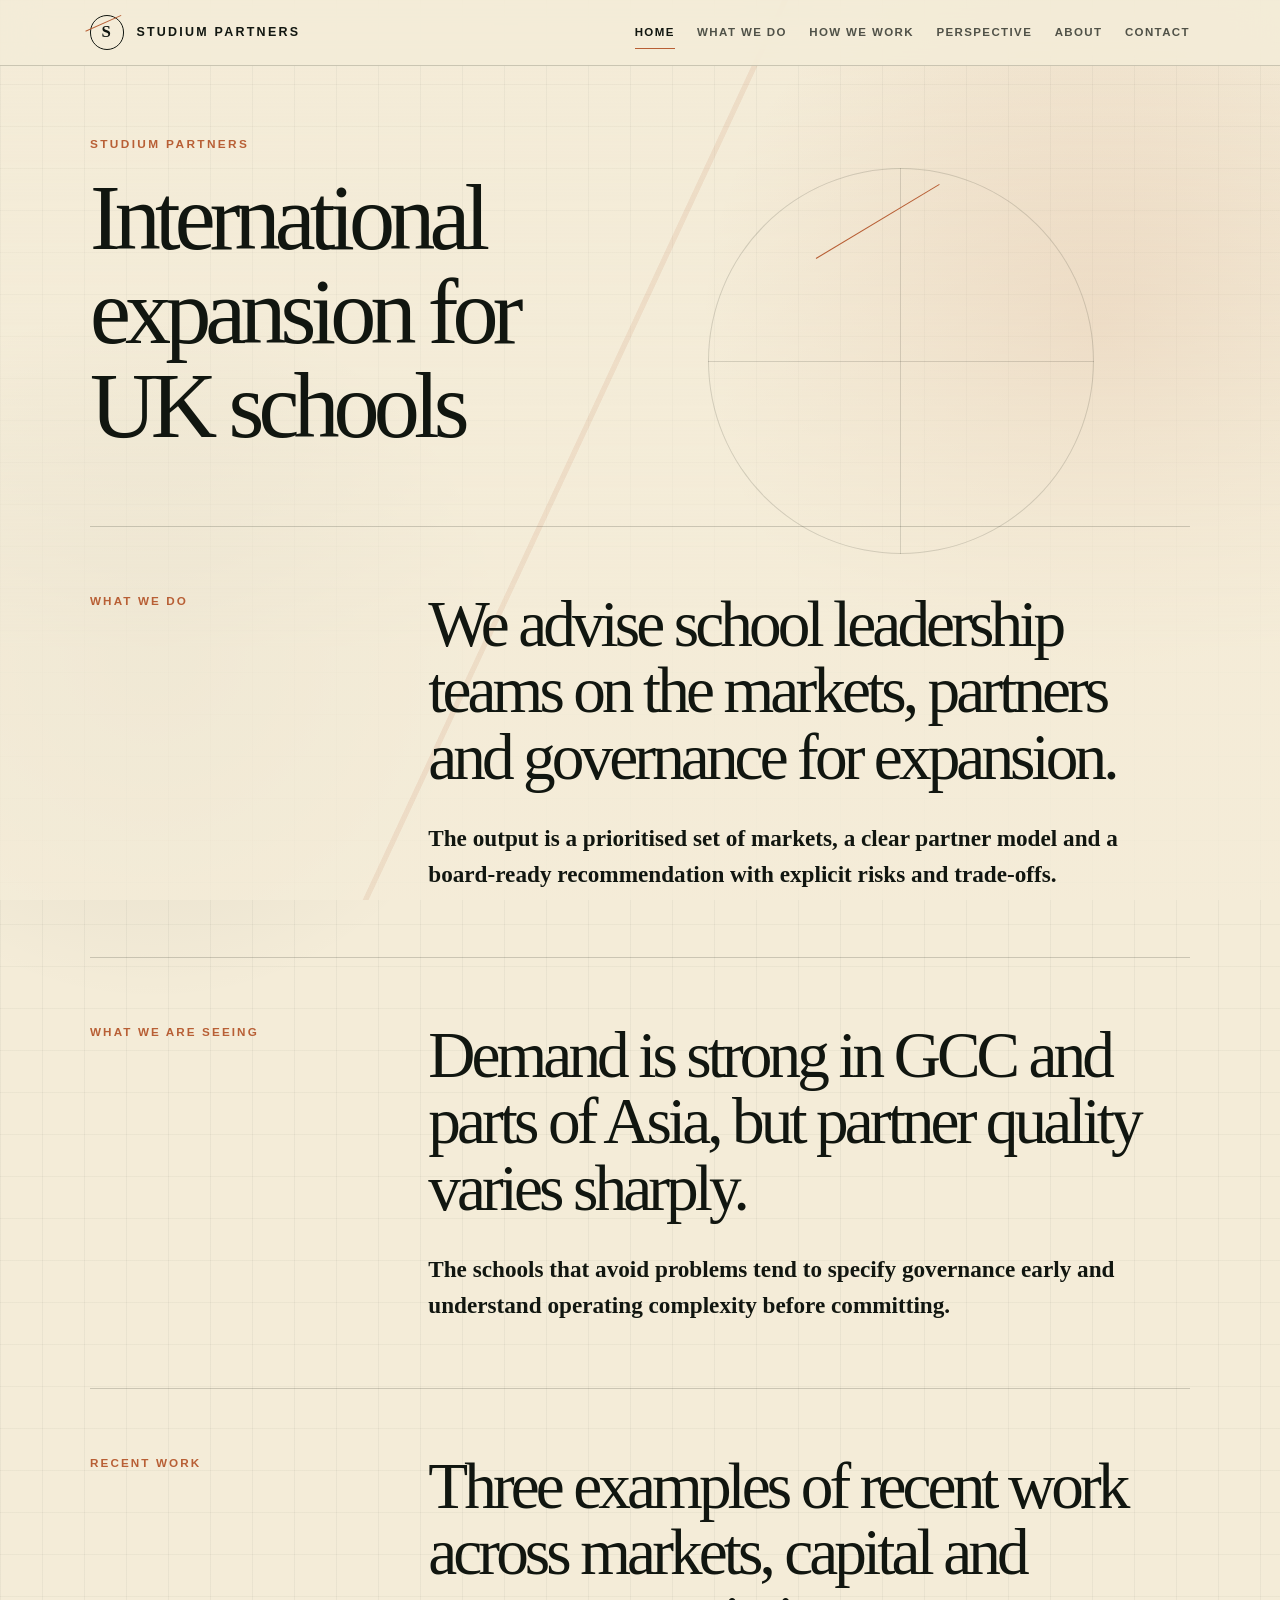
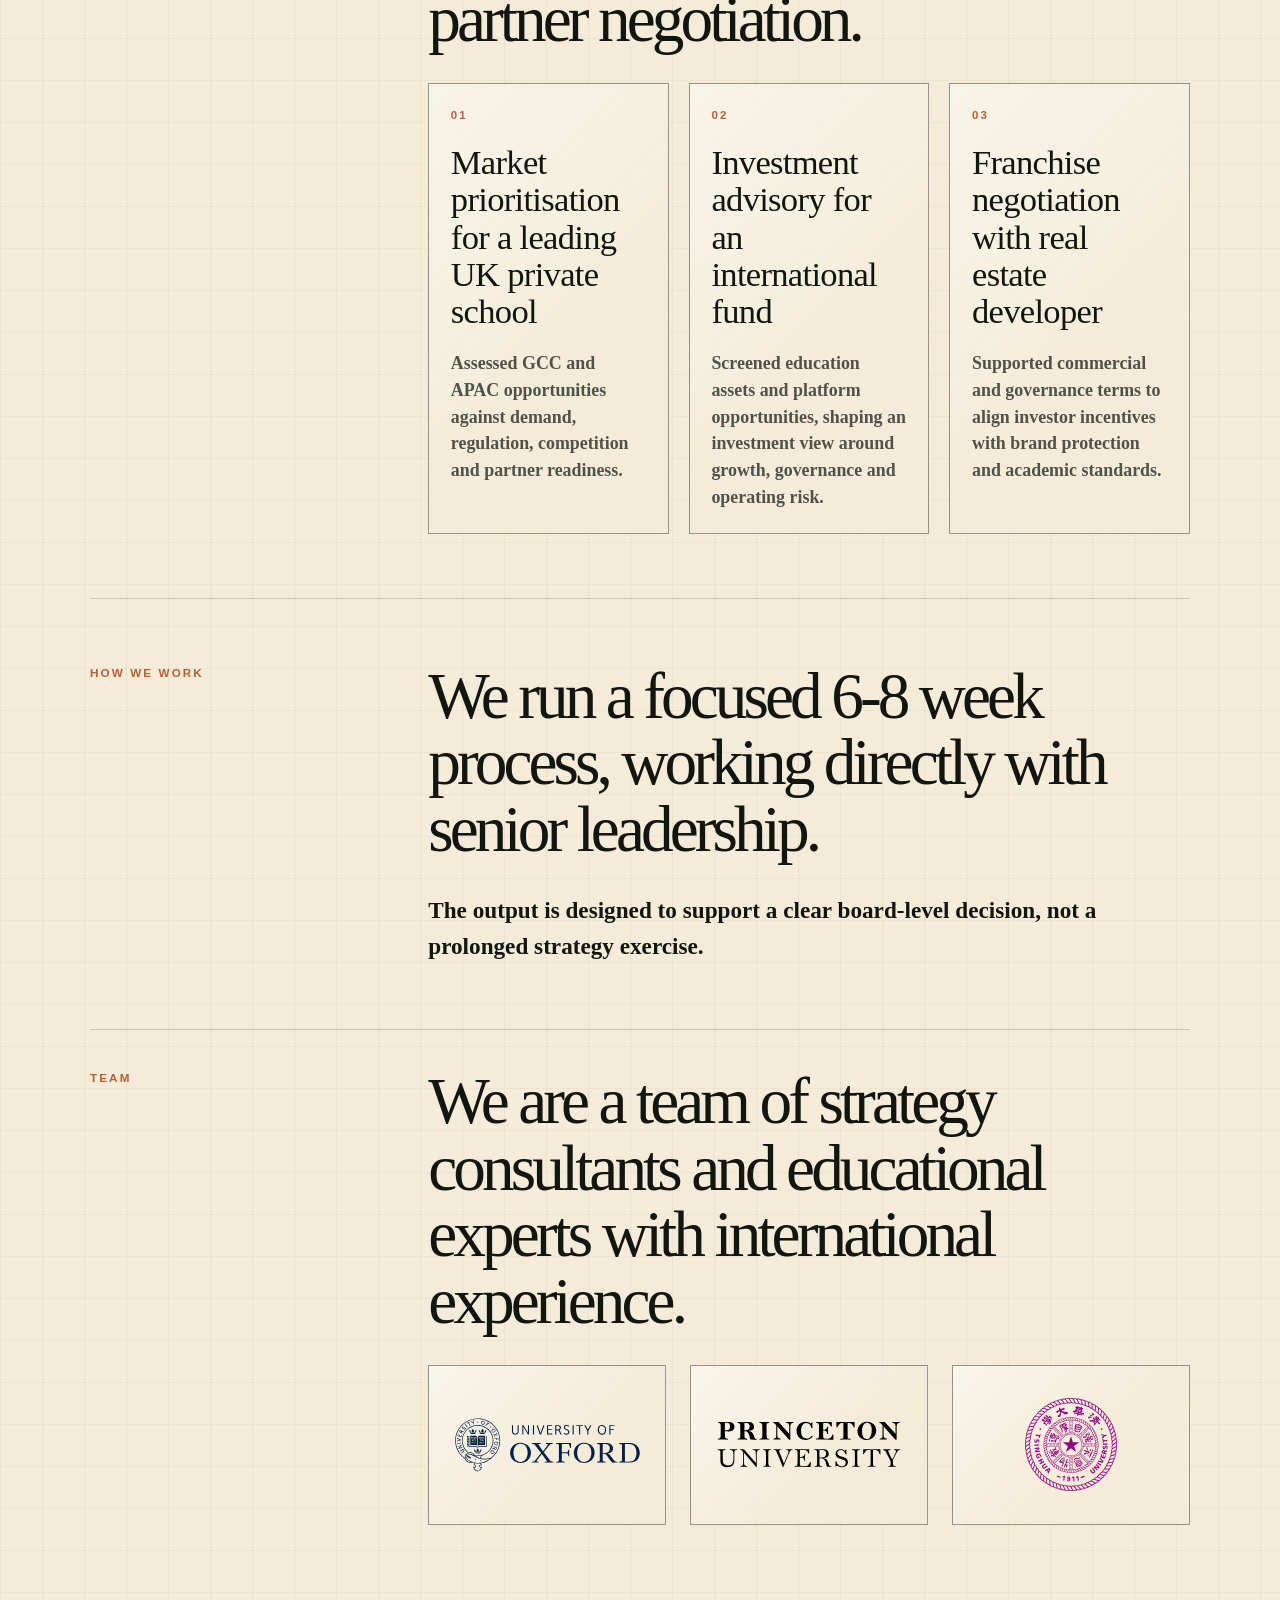
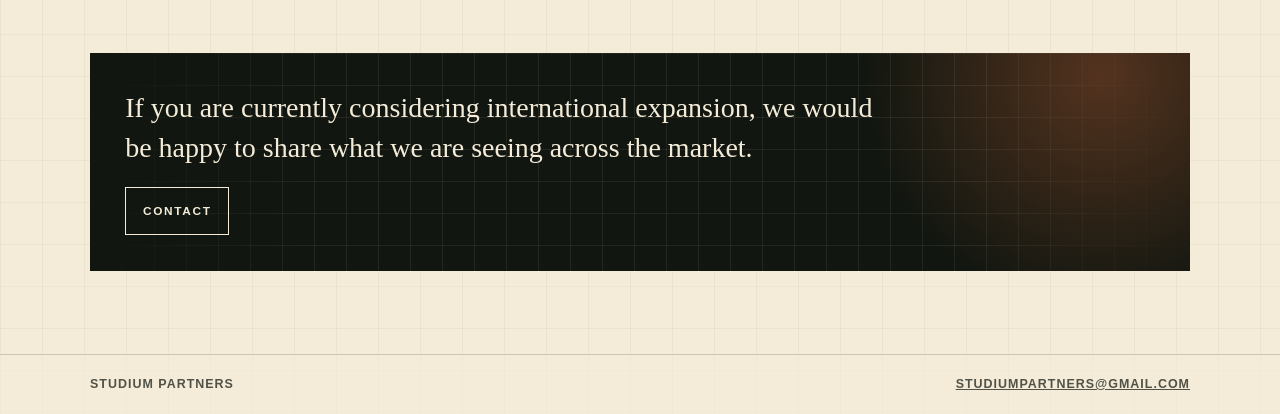
<file: index.html>
<!doctype html>
<html lang="en">
  <head>
    <meta charset="utf-8" />
    <meta name="viewport" content="width=device-width, initial-scale=1" />
    <meta
      name="description"
      content="Studium Partners advises UK independent schools on international expansion."
    />
    <meta property="og:title" content="Studium Partners" />
    <meta
      property="og:description"
      content="International expansion for UK independent schools."
    />
    <meta property="og:type" content="website" />
    <title>Studium Partners | International Expansion</title>
    <link rel="stylesheet" href="styles.css?v=20260501" />
  </head>
  <body>
    <header class="site-header">
      <div class="nav-wrap">
        <a class="brand" href="index.html" aria-label="Studium Partners home">
          <span class="brand-mark">S</span>
          <span>Studium Partners</span>
        </a>
        <nav class="site-nav" aria-label="Primary navigation">
          <a href="index.html" aria-current="page">Home</a>
          <a href="what-we-do.html">What We Do</a>
          <a href="how-we-work.html">How We Work</a>
          <a href="perspective.html">Perspective</a>
          <a href="about.html">About</a>
          <a href="contact.html">Contact</a>
        </nav>
      </div>
    </header>

    <main class="page">
      <section class="hero">
        <p class="eyebrow">Studium Partners</p>
        <h1>International expansion for UK schools</h1>
      </section>

      <section class="section">
        <div class="section-grid">
          <div class="section-title">What We Do</div>
          <div class="content-stack">
            <h2>We advise school leadership teams on the markets, partners and governance for expansion.</h2>
            <p>
              The output is a prioritised set of markets, a clear partner model and a
              board-ready recommendation with explicit risks and trade-offs.
            </p>
          </div>
        </div>
      </section>

      <section class="section">
        <div class="section-grid">
          <div class="section-title">What We Are Seeing</div>
          <div class="content-stack">
            <h2>Demand is strong in GCC and parts of Asia, but partner quality varies sharply.</h2>
            <p>
              The schools that avoid problems tend to specify governance early and
              understand operating complexity before committing.
            </p>
          </div>
        </div>
      </section>

      <section class="section">
        <div class="section-grid">
          <div class="section-title">Recent Work</div>
          <div class="content-stack content-stack--wide">
            <h2>Three examples of recent work across markets, capital and partner negotiation.</h2>
            <div class="case-study-list">
              <article class="case-study">
                <span>01</span>
                <h3>Market prioritisation for a leading UK private school</h3>
                <p>Assessed GCC and APAC opportunities against demand, regulation, competition and partner readiness.</p>
              </article>
              <article class="case-study">
                <span>02</span>
                <h3>Investment advisory for an international fund</h3>
                <p>Screened education assets and platform opportunities, shaping an investment view around growth, governance and operating risk.</p>
              </article>
              <article class="case-study">
                <span>03</span>
                <h3>Franchise negotiation with real estate developer</h3>
                <p>Supported commercial and governance terms to align investor incentives with brand protection and academic standards.</p>
              </article>
            </div>
          </div>
        </div>
      </section>

      <section class="section">
        <div class="section-grid">
          <div class="section-title">How We Work</div>
          <div class="content-stack">
            <h2>We run a focused 6-8 week process, working directly with senior leadership.</h2>
            <p>
              The output is designed to support a clear board-level decision, not a
              prolonged strategy exercise.
            </p>
          </div>
        </div>
      </section>

      <section class="section section--logos" aria-label="About the team">
        <div class="section-grid">
          <div class="section-title">Team</div>
          <div class="content-stack content-stack--wide">
            <h2>We are a team of strategy consultants and educational experts with international experience.</h2>
            <div class="logo-row">
              <figure class="logo-card">
                <img src="assets/oxford.svg" alt="University of Oxford logo" />
              </figure>
              <figure class="logo-card">
                <img src="assets/princeton.svg" alt="Princeton University logo" />
              </figure>
              <figure class="logo-card">
                <img src="assets/tsinghua.svg" alt="Tsinghua University logo" />
              </figure>
            </div>
          </div>
        </div>
      </section>

      <section class="cta">
        <p>
          If you are currently considering international expansion, we would be happy
          to share what we are seeing across the market.
        </p>
        <div class="button-row">
          <a class="button" href="contact.html">Contact</a>
        </div>
      </section>
    </main>

    <footer class="site-footer">
      <div class="footer-wrap">
        <span>Studium Partners</span>
        <a href="mailto:studiumpartners@gmail.com">studiumpartners@gmail.com</a>
      </div>
    </footer>
  </body>
</html>
</file>
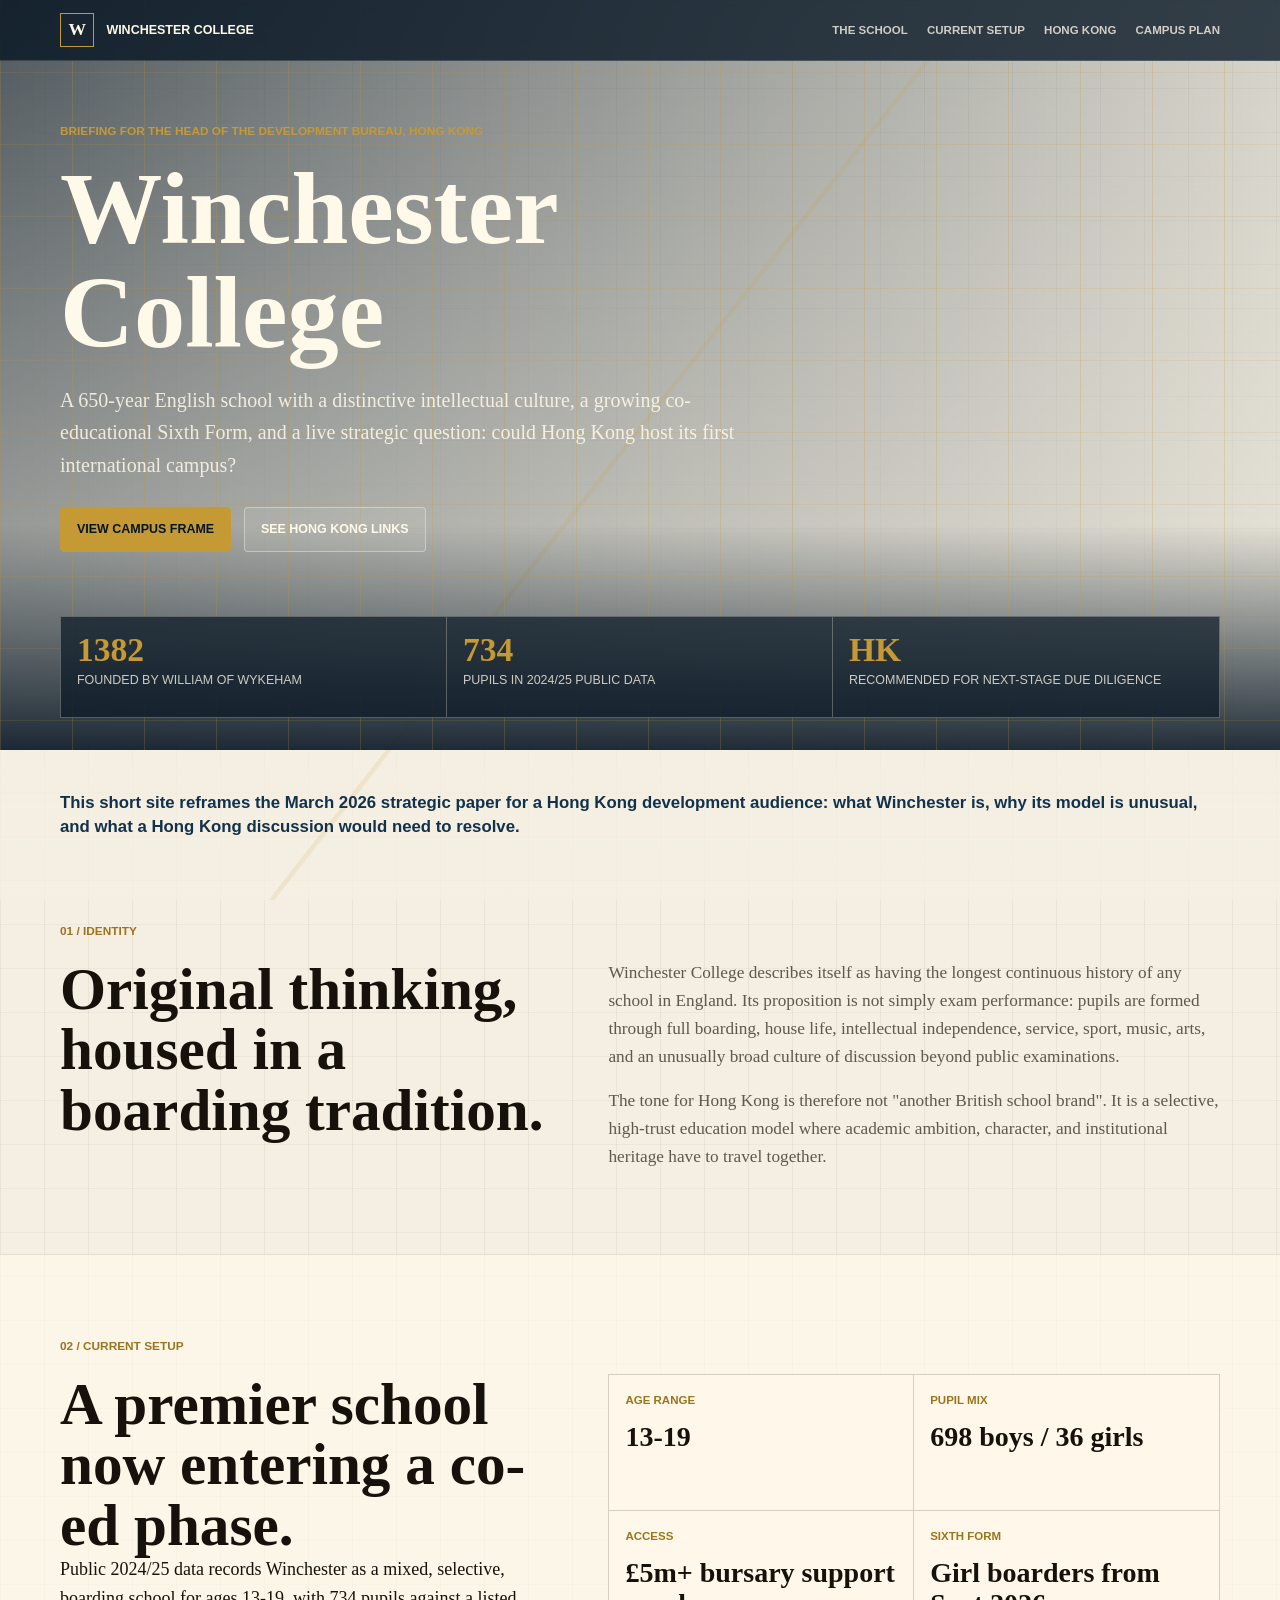
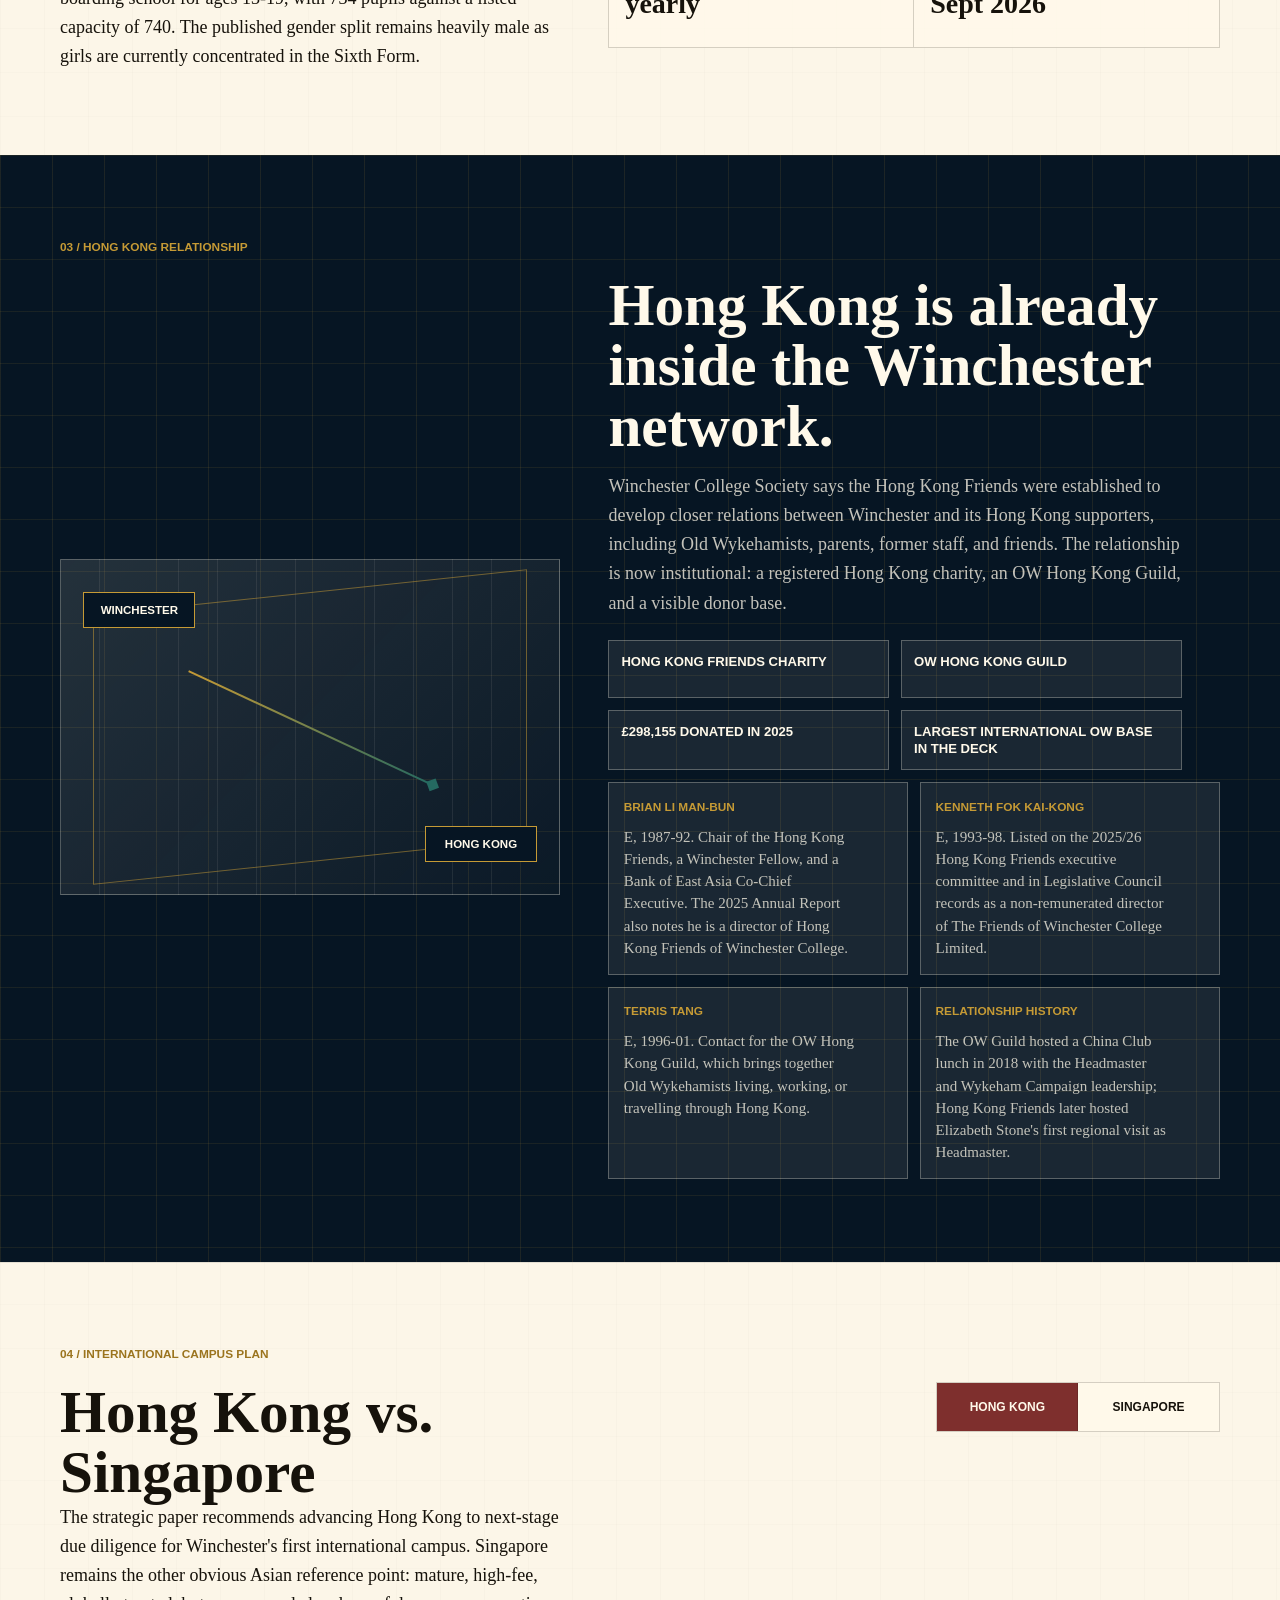
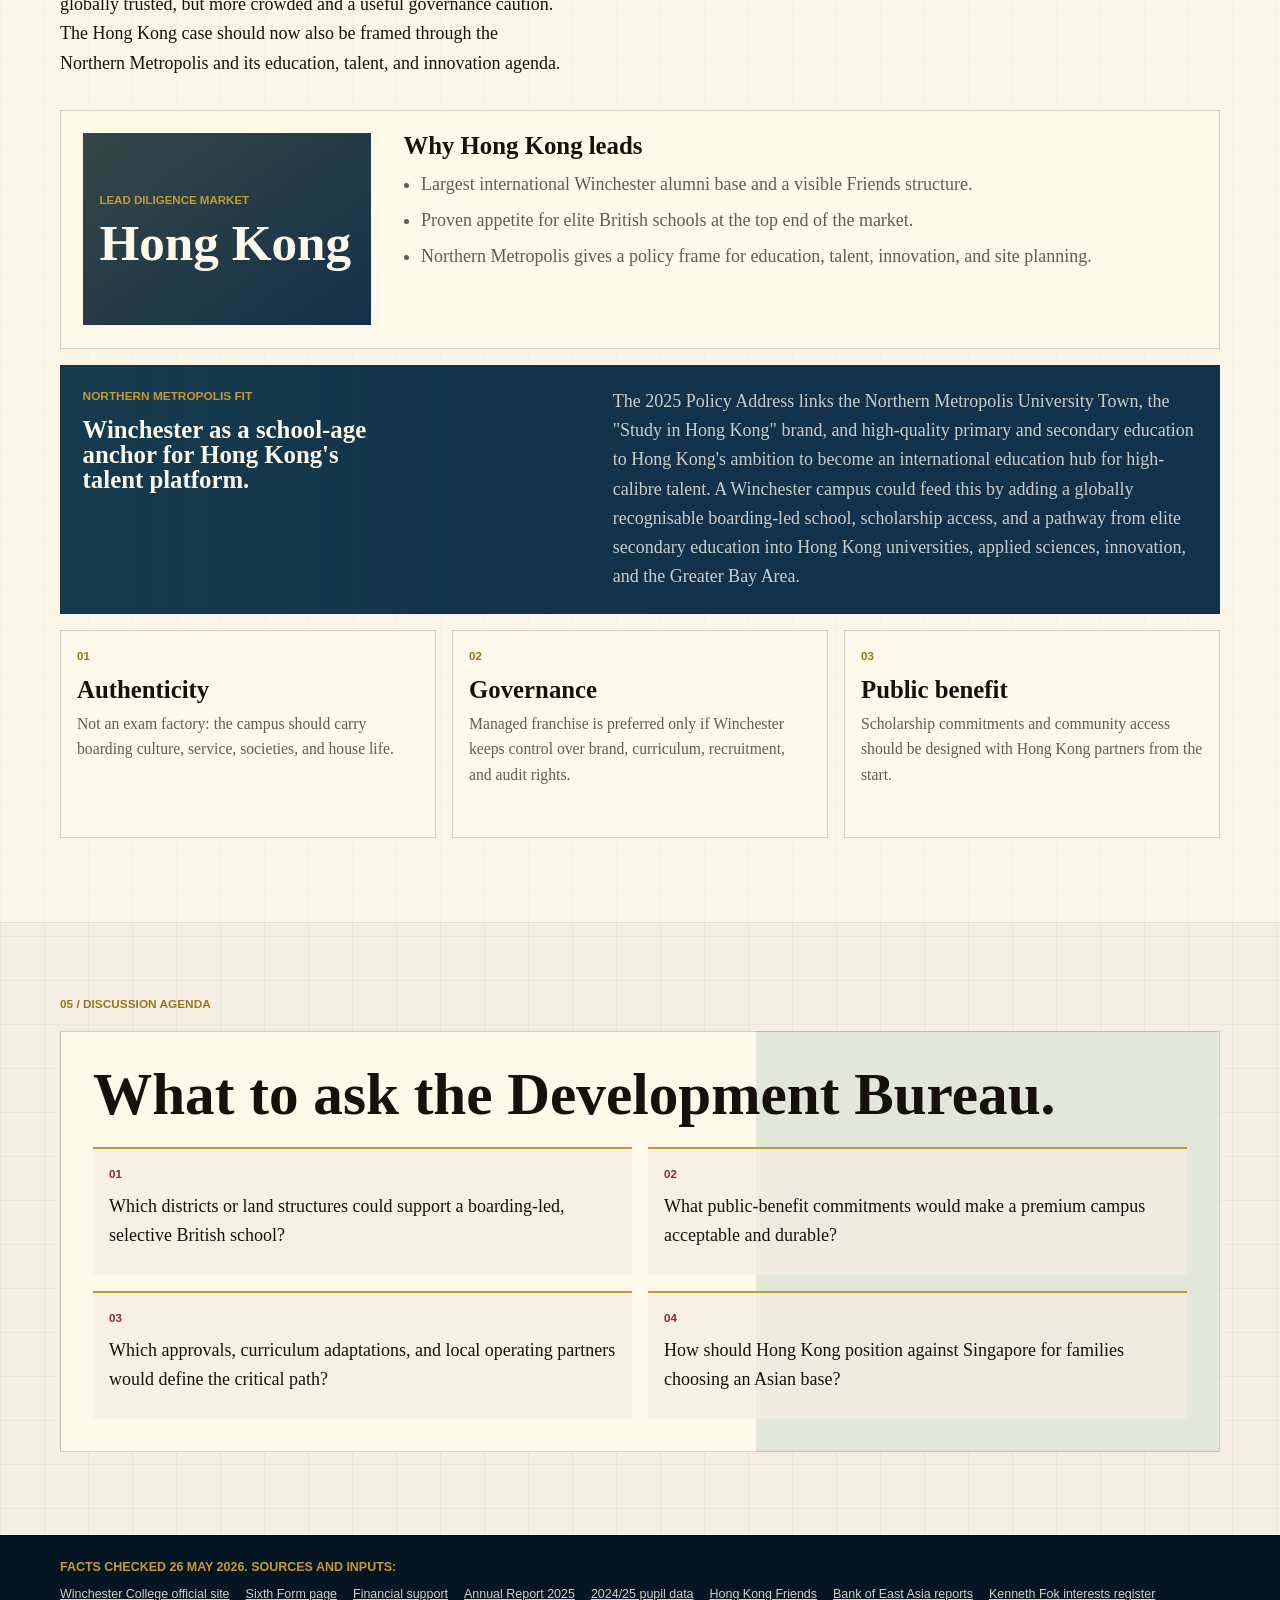
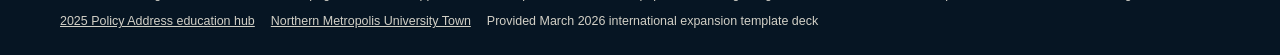
<file: winchester-hk/index.html>
<!doctype html>
<html lang="en">
  <head>
    <meta charset="utf-8" />
    <meta name="viewport" content="width=device-width, initial-scale=1" />
    <title>Winchester College | Hong Kong Briefing</title>
    <meta
      name="description"
      content="A concise briefing website introducing Winchester College, its current setup, Hong Kong links, and the proposed international campus opportunity."
    />
    <link rel="stylesheet" href="./styles.css" />
  </head>
  <body>
    <header class="site-header">
      <a class="brand" href="#top" aria-label="Winchester College briefing home">
        <span class="brand-mark">W</span>
        <span>Winchester College</span>
      </a>
      <nav class="site-nav" aria-label="Briefing sections">
        <a href="#school">The school</a>
        <a href="#setup">Current setup</a>
        <a href="#hong-kong">Hong Kong</a>
        <a href="#campus">Campus plan</a>
      </nav>
    </header>

    <main id="top">
      <section class="hero" aria-labelledby="hero-title">
        <div class="hero-image" aria-hidden="true"></div>
        <div class="hero-overlay"></div>
        <div class="hero-content">
          <p class="eyebrow reveal">Briefing for the Head of the Development Bureau, Hong Kong</p>
          <h1 id="hero-title" class="reveal delay-1">Winchester College</h1>
          <p class="hero-copy reveal delay-2">
            A 650-year English school with a distinctive intellectual culture, a growing co-educational
            Sixth Form, and a live strategic question: could Hong Kong host its first international campus?
          </p>
          <div class="hero-actions reveal delay-3" aria-label="Primary sections">
            <a class="button button-primary" href="#campus">View campus frame</a>
            <a class="button button-secondary" href="#hong-kong">See Hong Kong links</a>
          </div>
        </div>

        <aside class="hero-facts reveal delay-4" aria-label="Headline facts">
          <div>
            <strong>1382</strong>
            <span>Founded by William of Wykeham</span>
          </div>
          <div>
            <strong>734</strong>
            <span>Pupils in 2024/25 public data</span>
          </div>
          <div>
            <strong>HK</strong>
            <span>Recommended for next-stage due diligence</span>
          </div>
        </aside>
      </section>

      <section class="brief-strip" aria-label="Briefing purpose">
        <p>
          This short site reframes the March 2026 strategic paper for a Hong Kong development audience:
          what Winchester is, why its model is unusual, and what a Hong Kong discussion would need to resolve.
        </p>
      </section>

      <section class="section school" id="school" aria-labelledby="school-title">
        <div class="section-kicker">01 / Identity</div>
        <div class="section-grid">
          <div>
            <h2 id="school-title">Original thinking, housed in a boarding tradition.</h2>
          </div>
          <div class="copy-stack">
            <p>
              Winchester College describes itself as having the longest continuous history of any school
              in England. Its proposition is not simply exam performance: pupils are formed through full
              boarding, house life, intellectual independence, service, sport, music, arts, and an unusually
              broad culture of discussion beyond public examinations.
            </p>
            <p>
              The tone for Hong Kong is therefore not "another British school brand". It is a selective,
              high-trust education model where academic ambition, character, and institutional heritage
              have to travel together.
            </p>
          </div>
        </div>
      </section>

      <section class="section setup" id="setup" aria-labelledby="setup-title">
        <div class="section-kicker">02 / Current setup</div>
        <div class="setup-layout">
          <div>
            <h2 id="setup-title">A premier school now entering a co-ed phase.</h2>
            <p>
              Public 2024/25 data records Winchester as a mixed, selective, boarding school for ages
              13-19, with 734 pupils against a listed capacity of 740. The published gender split remains
              heavily male as girls are currently concentrated in the Sixth Form.
            </p>
          </div>
          <div class="stat-board" aria-label="Current school facts">
            <article>
              <span>Age range</span>
              <strong>13-19</strong>
            </article>
            <article>
              <span>Pupil mix</span>
              <strong>698 boys / 36 girls</strong>
            </article>
            <article>
              <span>Access</span>
              <strong>&pound;5m+ bursary support yearly</strong>
            </article>
            <article>
              <span>Sixth Form</span>
              <strong>Girl boarders from Sept 2026</strong>
            </article>
          </div>
        </div>
      </section>

      <section class="section hong-kong" id="hong-kong" aria-labelledby="hk-title">
        <div class="section-kicker">03 / Hong Kong relationship</div>
        <div class="hk-grid">
          <div class="route-card" aria-label="Winchester to Hong Kong relationship map">
            <span class="pin pin-win">Winchester</span>
            <span class="route-line"></span>
            <span class="pin pin-hk">Hong Kong</span>
          </div>
          <div>
            <h2 id="hk-title">Hong Kong is already inside the Winchester network.</h2>
            <p>
              Winchester College Society says the Hong Kong Friends were established to develop closer
              relations between Winchester and its Hong Kong supporters, including Old Wykehamists,
              parents, former staff, and friends. The relationship is now institutional: a registered Hong
              Kong charity, an OW Hong Kong Guild, and a visible donor base.
            </p>
            <div class="signal-list">
              <span>Hong Kong Friends charity</span>
              <span>OW Hong Kong Guild</span>
              <span>&pound;298,155 donated in 2025</span>
              <span>Largest international OW base in the deck</span>
            </div>
            <div class="alumni-list" aria-label="Hong Kong alumni and relationship history">
              <article>
                <span>Brian Li Man-bun</span>
                <p>
                  E, 1987-92. Chair of the Hong Kong Friends, a Winchester Fellow, and a Bank of East
                  Asia Co-Chief Executive. The 2025 Annual Report also notes he is a director of Hong
                  Kong Friends of Winchester College.
                </p>
              </article>
              <article>
                <span>Kenneth Fok Kai-kong</span>
                <p>
                  E, 1993-98. Listed on the 2025/26 Hong Kong Friends executive committee and in
                  Legislative Council records as a non-remunerated director of The Friends of Winchester
                  College Limited.
                </p>
              </article>
              <article>
                <span>Terris Tang</span>
                <p>
                  E, 1996-01. Contact for the OW Hong Kong Guild, which brings together Old Wykehamists
                  living, working, or travelling through Hong Kong.
                </p>
              </article>
              <article>
                <span>Relationship history</span>
                <p>
                  The OW Guild hosted a China Club lunch in 2018 with the Headmaster and Wykeham
                  Campaign leadership; Hong Kong Friends later hosted Elizabeth Stone's first regional
                  visit as Headmaster.
                </p>
              </article>
            </div>
          </div>
        </div>
      </section>

      <section class="section campus" id="campus" aria-labelledby="campus-title">
        <div class="section-kicker">04 / International campus plan</div>
        <div class="campus-head">
          <div>
            <h2 id="campus-title">Hong Kong vs. Singapore</h2>
            <p>
              The strategic paper recommends advancing Hong Kong to next-stage due diligence for
              Winchester's first international campus. Singapore remains the other obvious Asian reference
              point: mature, high-fee, globally trusted, but more crowded and a useful governance caution.
              The Hong Kong case should now also be framed through the Northern Metropolis and its
              education, talent, and innovation agenda.
            </p>
          </div>
          <div class="market-switch" role="tablist" aria-label="Compare Asia options">
            <button
              class="is-active"
              type="button"
              role="tab"
              aria-selected="true"
              aria-controls="market-panel"
              data-market="hongkong"
            >
              Hong Kong
            </button>
            <button
              type="button"
              role="tab"
              aria-selected="false"
              aria-controls="market-panel"
              data-market="singapore"
            >
              Singapore
            </button>
          </div>
        </div>

        <div class="market-panel" id="market-panel" role="tabpanel" aria-live="polite">
          <div class="market-score">
            <span id="market-label">Lead diligence market</span>
            <strong id="market-score">Hong Kong</strong>
          </div>
          <div>
            <h3 id="market-title">Why Hong Kong leads</h3>
            <ul id="market-list">
              <li>Largest international Winchester alumni base and a visible Friends structure.</li>
              <li>Proven appetite for elite British schools at the top end of the market.</li>
              <li>Northern Metropolis gives a policy frame for education, talent, innovation, and site planning.</li>
            </ul>
          </div>
        </div>

        <div class="metro-panel" aria-label="Northern Metropolis fit">
          <div>
            <span>Northern Metropolis fit</span>
            <h3>Winchester as a school-age anchor for Hong Kong's talent platform.</h3>
          </div>
          <p>
            The 2025 Policy Address links the Northern Metropolis University Town, the "Study in Hong Kong"
            brand, and high-quality primary and secondary education to Hong Kong's ambition to become an
            international education hub for high-calibre talent. A Winchester campus could feed this by
            adding a globally recognisable boarding-led school, scholarship access, and a pathway from
            elite secondary education into Hong Kong universities, applied sciences, innovation, and the
            Greater Bay Area.
          </p>
        </div>

        <div class="principles" aria-label="Campus design principles">
          <article>
            <span>01</span>
            <h3>Authenticity</h3>
            <p>Not an exam factory: the campus should carry boarding culture, service, societies, and house life.</p>
          </article>
          <article>
            <span>02</span>
            <h3>Governance</h3>
            <p>Managed franchise is preferred only if Winchester keeps control over brand, curriculum, recruitment, and audit rights.</p>
          </article>
          <article>
            <span>03</span>
            <h3>Public benefit</h3>
            <p>Scholarship commitments and community access should be designed with Hong Kong partners from the start.</p>
          </article>
        </div>
      </section>

      <section class="section bureau" aria-labelledby="bureau-title">
        <div class="section-kicker">05 / Discussion agenda</div>
        <div class="bureau-panel">
          <h2 id="bureau-title">What to ask the Development Bureau.</h2>
          <ol>
            <li>Which districts or land structures could support a boarding-led, selective British school?</li>
            <li>What public-benefit commitments would make a premium campus acceptable and durable?</li>
            <li>Which approvals, curriculum adaptations, and local operating partners would define the critical path?</li>
            <li>How should Hong Kong position against Singapore for families choosing an Asian base?</li>
          </ol>
        </div>
      </section>
    </main>

    <footer class="sources" id="sources">
      <p>Facts checked 26 May 2026. Sources and inputs:</p>
      <a href="https://www.winchestercollege.org/" target="_blank" rel="noreferrer">Winchester College official site</a>
      <a href="https://www.winchestercollege.org/school-life/sixth-form/" target="_blank" rel="noreferrer">Sixth Form page</a>
      <a href="https://www.winchestercollege.org/admissions/financial-support/" target="_blank" rel="noreferrer">Financial support</a>
      <a href="https://www.winchestercollege.org/wp-content/uploads/2026/02/Winchester-College-AR-2025-D13.pdf" target="_blank" rel="noreferrer">Annual Report 2025</a>
      <a href="https://findgreatschools.co.uk/schools/116532" target="_blank" rel="noreferrer">2024/25 pupil data</a>
      <a href="https://wincollsoc.org/pages/hong-kong-friends" target="_blank" rel="noreferrer">Hong Kong Friends</a>
      <a href="https://www.hkbea.com/html/en/bea-about-bea-investor-communication-annual-and-interim-reports.html" target="_blank" rel="noreferrer">Bank of East Asia reports</a>
      <a href="https://www.legco.gov.hk/general/chinese/cmi/yr22-25/fkkk/fkkk_9_20251026_01_et.pdf" target="_blank" rel="noreferrer">Kenneth Fok interests register</a>
      <a href="https://www.policyaddress.gov.hk/2025/en/p134.html" target="_blank" rel="noreferrer">2025 Policy Address education hub</a>
      <a href="https://www.policyaddress.gov.hk/2025/en/p45.html" target="_blank" rel="noreferrer">Northern Metropolis University Town</a>
      <span>Provided March 2026 international expansion template deck</span>
    </footer>

    <script src="./script.js"></script>
  </body>
</html>
</file>
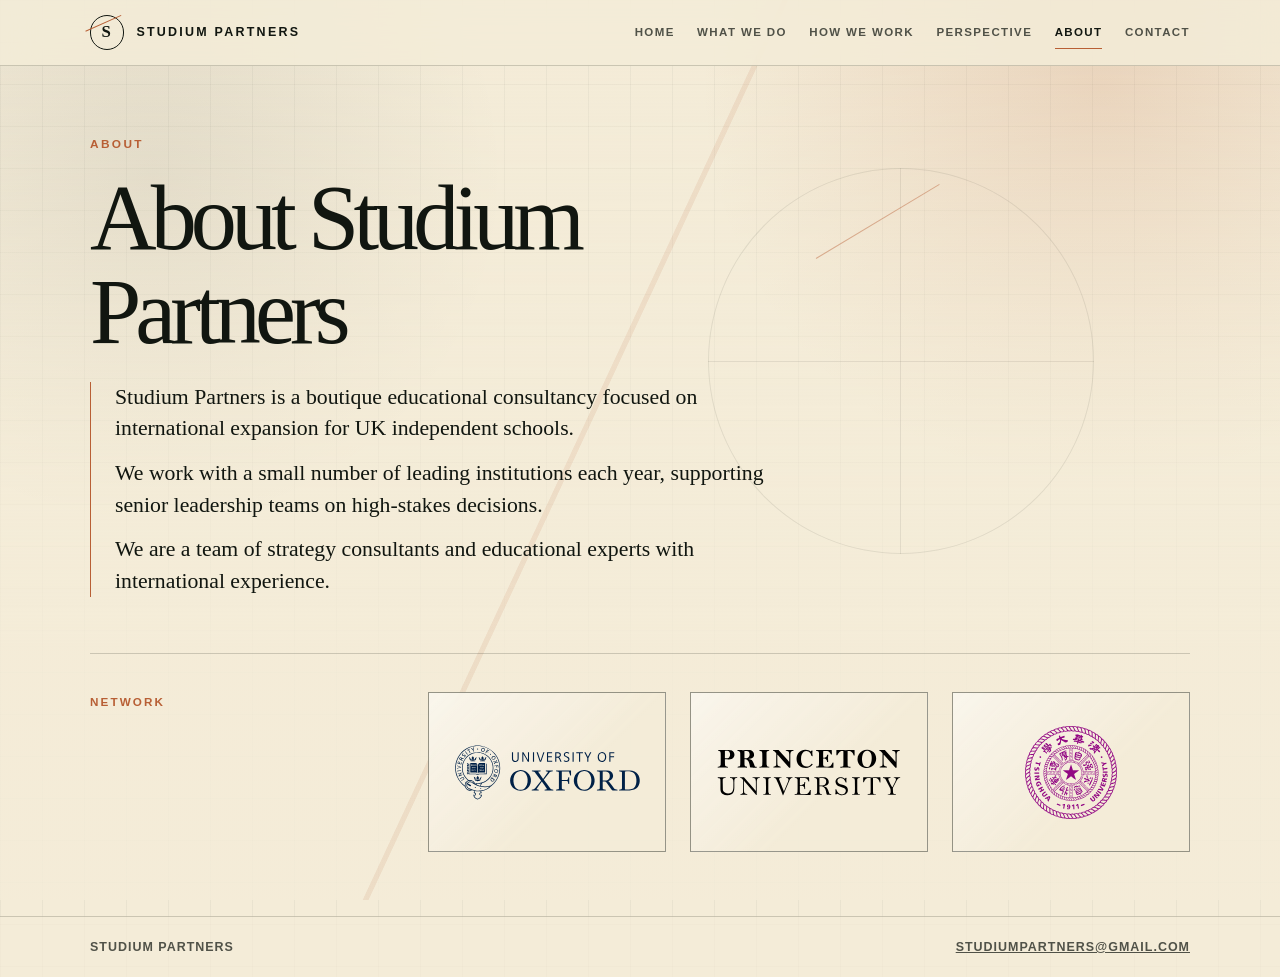
<file: about.html>
<!doctype html>
<html lang="en">
  <head>
    <meta charset="utf-8" />
    <meta name="viewport" content="width=device-width, initial-scale=1" />
    <meta
      name="description"
      content="About Studium Partners, a specialist advisory firm for UK independent schools."
    />
    <title>About | Studium Partners</title>
    <link rel="stylesheet" href="styles.css?v=20260501" />
  </head>
  <body>
    <header class="site-header">
      <div class="nav-wrap">
        <a class="brand" href="index.html" aria-label="Studium Partners home">
          <span class="brand-mark">S</span>
          <span>Studium Partners</span>
        </a>
        <nav class="site-nav" aria-label="Primary navigation">
          <a href="index.html">Home</a>
          <a href="what-we-do.html">What We Do</a>
          <a href="how-we-work.html">How We Work</a>
          <a href="perspective.html">Perspective</a>
          <a href="about.html" aria-current="page">About</a>
          <a href="contact.html">Contact</a>
        </nav>
      </div>
    </header>

    <main class="page">
      <section class="hero hero--compact">
        <p class="eyebrow">About</p>
        <h1>About Studium Partners</h1>
        <div class="lead">
          <p>
            Studium Partners is a boutique educational consultancy focused on
            international expansion for UK independent schools.
          </p>
          <p>
            We work with a small number of leading institutions each year, supporting
            senior leadership teams on high-stakes decisions.
          </p>
          <p>
            We are a team of strategy consultants and educational experts with
            international experience.
          </p>
        </div>
      </section>

      <section class="section section--logos" aria-label="Academic network">
        <div class="section-grid">
          <div class="section-title">Network</div>
          <div class="logo-row">
            <figure class="logo-card">
              <img src="assets/oxford.svg" alt="University of Oxford logo" />
            </figure>
            <figure class="logo-card">
              <img src="assets/princeton.svg" alt="Princeton University logo" />
            </figure>
            <figure class="logo-card">
              <img src="assets/tsinghua.svg" alt="Tsinghua University logo" />
            </figure>
          </div>
        </div>
      </section>
    </main>

    <footer class="site-footer">
      <div class="footer-wrap">
        <span>Studium Partners</span>
        <a href="mailto:studiumpartners@gmail.com">studiumpartners@gmail.com</a>
      </div>
    </footer>
  </body>
</html>
</file>
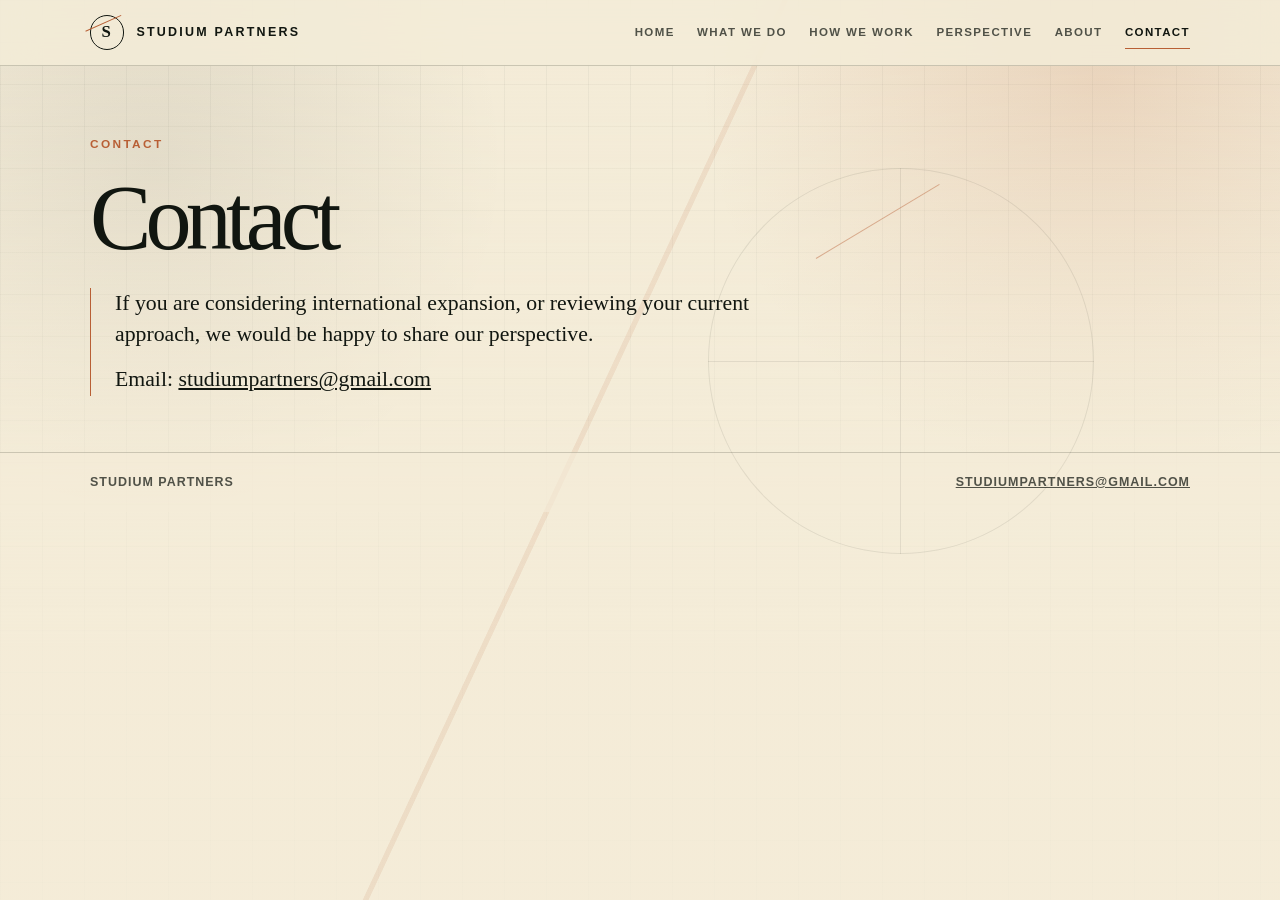
<file: contact.html>
<!doctype html>
<html lang="en">
  <head>
    <meta charset="utf-8" />
    <meta name="viewport" content="width=device-width, initial-scale=1" />
    <meta
      name="description"
      content="Contact Studium Partners about international expansion for UK independent schools."
    />
    <title>Contact | Studium Partners</title>
    <link rel="stylesheet" href="styles.css?v=20260501" />
  </head>
  <body>
    <header class="site-header">
      <div class="nav-wrap">
        <a class="brand" href="index.html" aria-label="Studium Partners home">
          <span class="brand-mark">S</span>
          <span>Studium Partners</span>
        </a>
        <nav class="site-nav" aria-label="Primary navigation">
          <a href="index.html">Home</a>
          <a href="what-we-do.html">What We Do</a>
          <a href="how-we-work.html">How We Work</a>
          <a href="perspective.html">Perspective</a>
          <a href="about.html">About</a>
          <a href="contact.html" aria-current="page">Contact</a>
        </nav>
      </div>
    </header>

    <main class="page">
      <section class="hero hero--compact">
        <p class="eyebrow">Contact</p>
        <h1>Contact</h1>
        <div class="lead">
          <p>
            If you are considering international expansion, or reviewing your current
            approach, we would be happy to share our perspective.
          </p>
          <p>
            Email:
            <a href="mailto:studiumpartners@gmail.com">studiumpartners@gmail.com</a>
          </p>
        </div>
      </section>
    </main>

    <footer class="site-footer">
      <div class="footer-wrap">
        <span>Studium Partners</span>
        <a href="mailto:studiumpartners@gmail.com">studiumpartners@gmail.com</a>
      </div>
    </footer>
  </body>
</html>
</file>
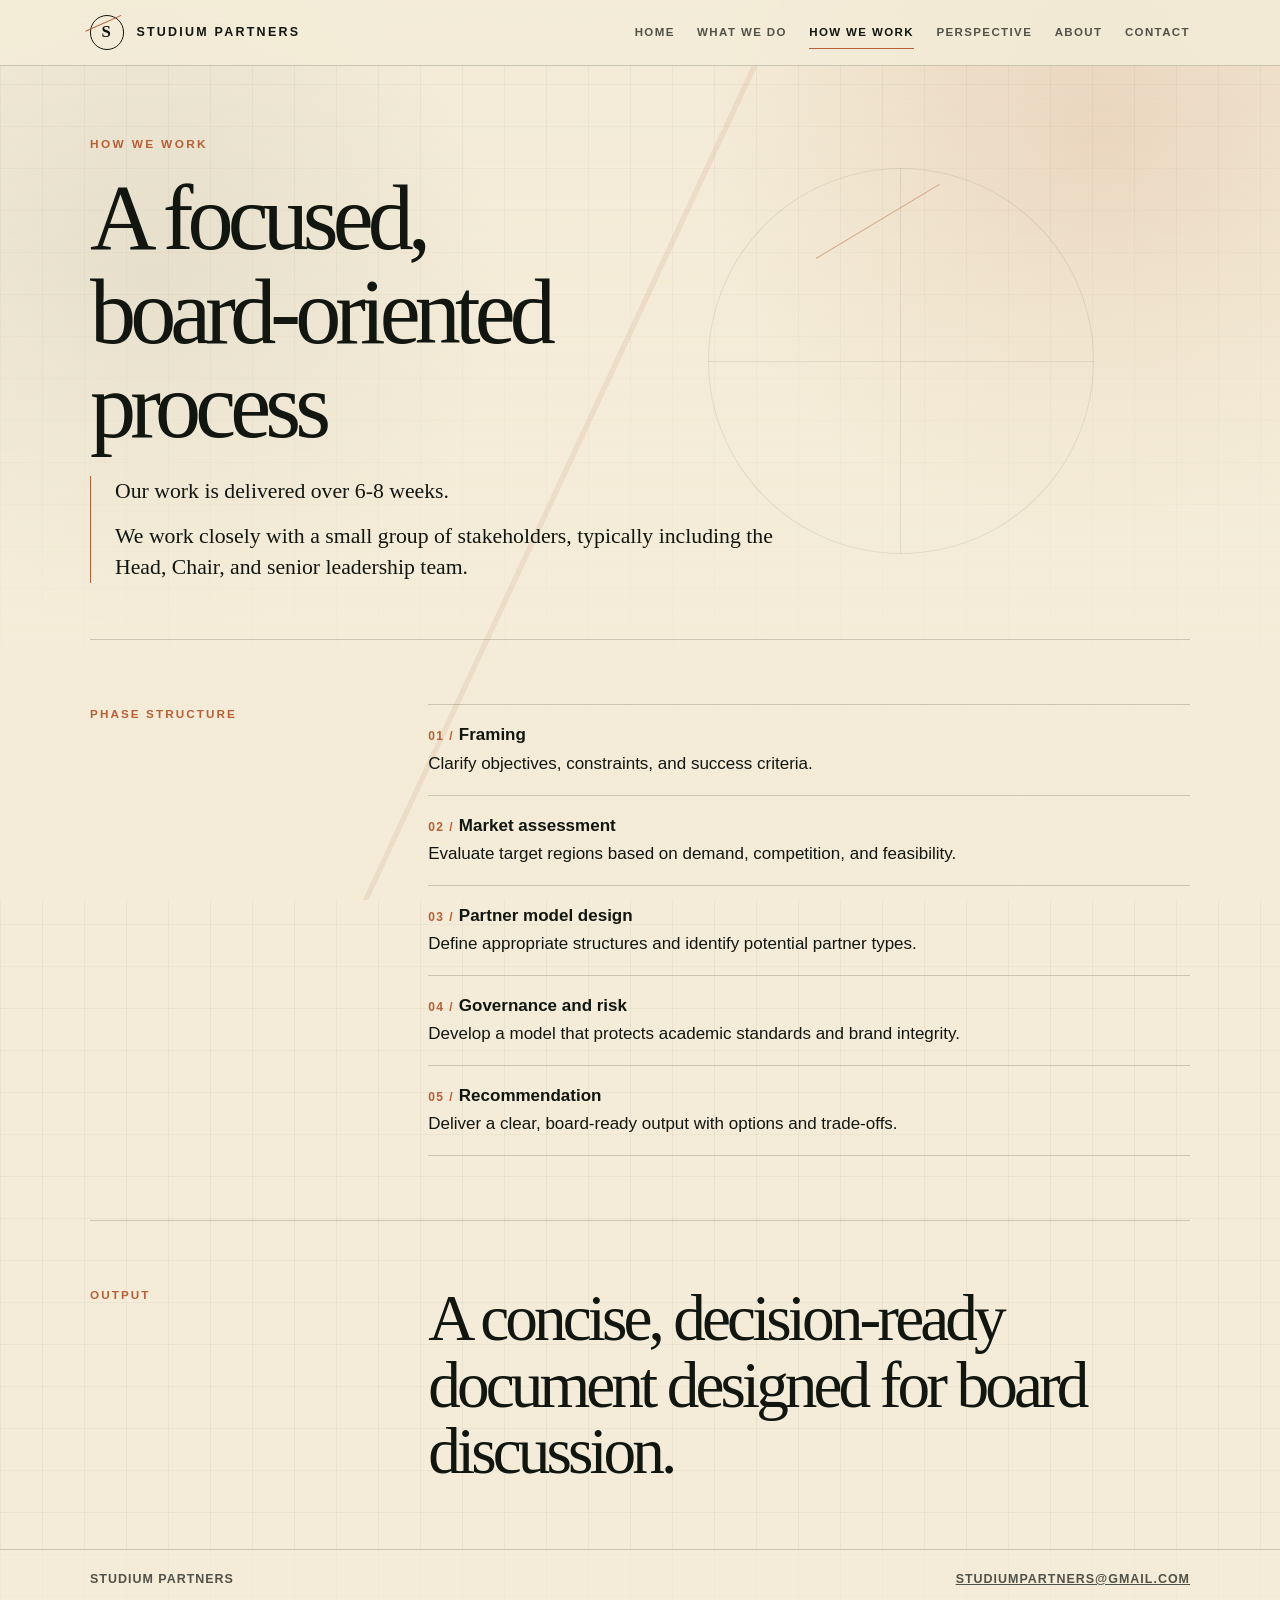
<file: how-we-work.html>
<!doctype html>
<html lang="en">
  <head>
    <meta charset="utf-8" />
    <meta name="viewport" content="width=device-width, initial-scale=1" />
    <meta
      name="description"
      content="A focused, board-oriented process for international expansion decisions."
    />
    <title>How We Work | Studium Partners</title>
    <link rel="stylesheet" href="styles.css?v=20260501" />
  </head>
  <body>
    <header class="site-header">
      <div class="nav-wrap">
        <a class="brand" href="index.html" aria-label="Studium Partners home">
          <span class="brand-mark">S</span>
          <span>Studium Partners</span>
        </a>
        <nav class="site-nav" aria-label="Primary navigation">
          <a href="index.html">Home</a>
          <a href="what-we-do.html">What We Do</a>
          <a href="how-we-work.html" aria-current="page">How We Work</a>
          <a href="perspective.html">Perspective</a>
          <a href="about.html">About</a>
          <a href="contact.html">Contact</a>
        </nav>
      </div>
    </header>

    <main class="page">
      <section class="hero hero--compact">
        <p class="eyebrow">How We Work</p>
        <h1>A focused, board-oriented process</h1>
        <div class="lead">
          <p>Our work is delivered over 6-8 weeks.</p>
          <p>
            We work closely with a small group of stakeholders, typically including
            the Head, Chair, and senior leadership team.
          </p>
        </div>
      </section>

      <section class="section">
        <div class="section-grid">
          <div class="section-title">Phase Structure</div>
          <div class="content-stack">
            <ol class="numbered-list">
              <li>
                <strong>Framing</strong><br />
                Clarify objectives, constraints, and success criteria.
              </li>
              <li>
                <strong>Market assessment</strong><br />
                Evaluate target regions based on demand, competition, and feasibility.
              </li>
              <li>
                <strong>Partner model design</strong><br />
                Define appropriate structures and identify potential partner types.
              </li>
              <li>
                <strong>Governance and risk</strong><br />
                Develop a model that protects academic standards and brand integrity.
              </li>
              <li>
                <strong>Recommendation</strong><br />
                Deliver a clear, board-ready output with options and trade-offs.
              </li>
            </ol>
          </div>
        </div>
      </section>

      <section class="section">
        <div class="section-grid">
          <div class="section-title">Output</div>
          <div class="content-stack">
            <h2>A concise, decision-ready document designed for board discussion.</h2>
          </div>
        </div>
      </section>
    </main>

    <footer class="site-footer">
      <div class="footer-wrap">
        <span>Studium Partners</span>
        <a href="mailto:studiumpartners@gmail.com">studiumpartners@gmail.com</a>
      </div>
    </footer>
  </body>
</html>
</file>
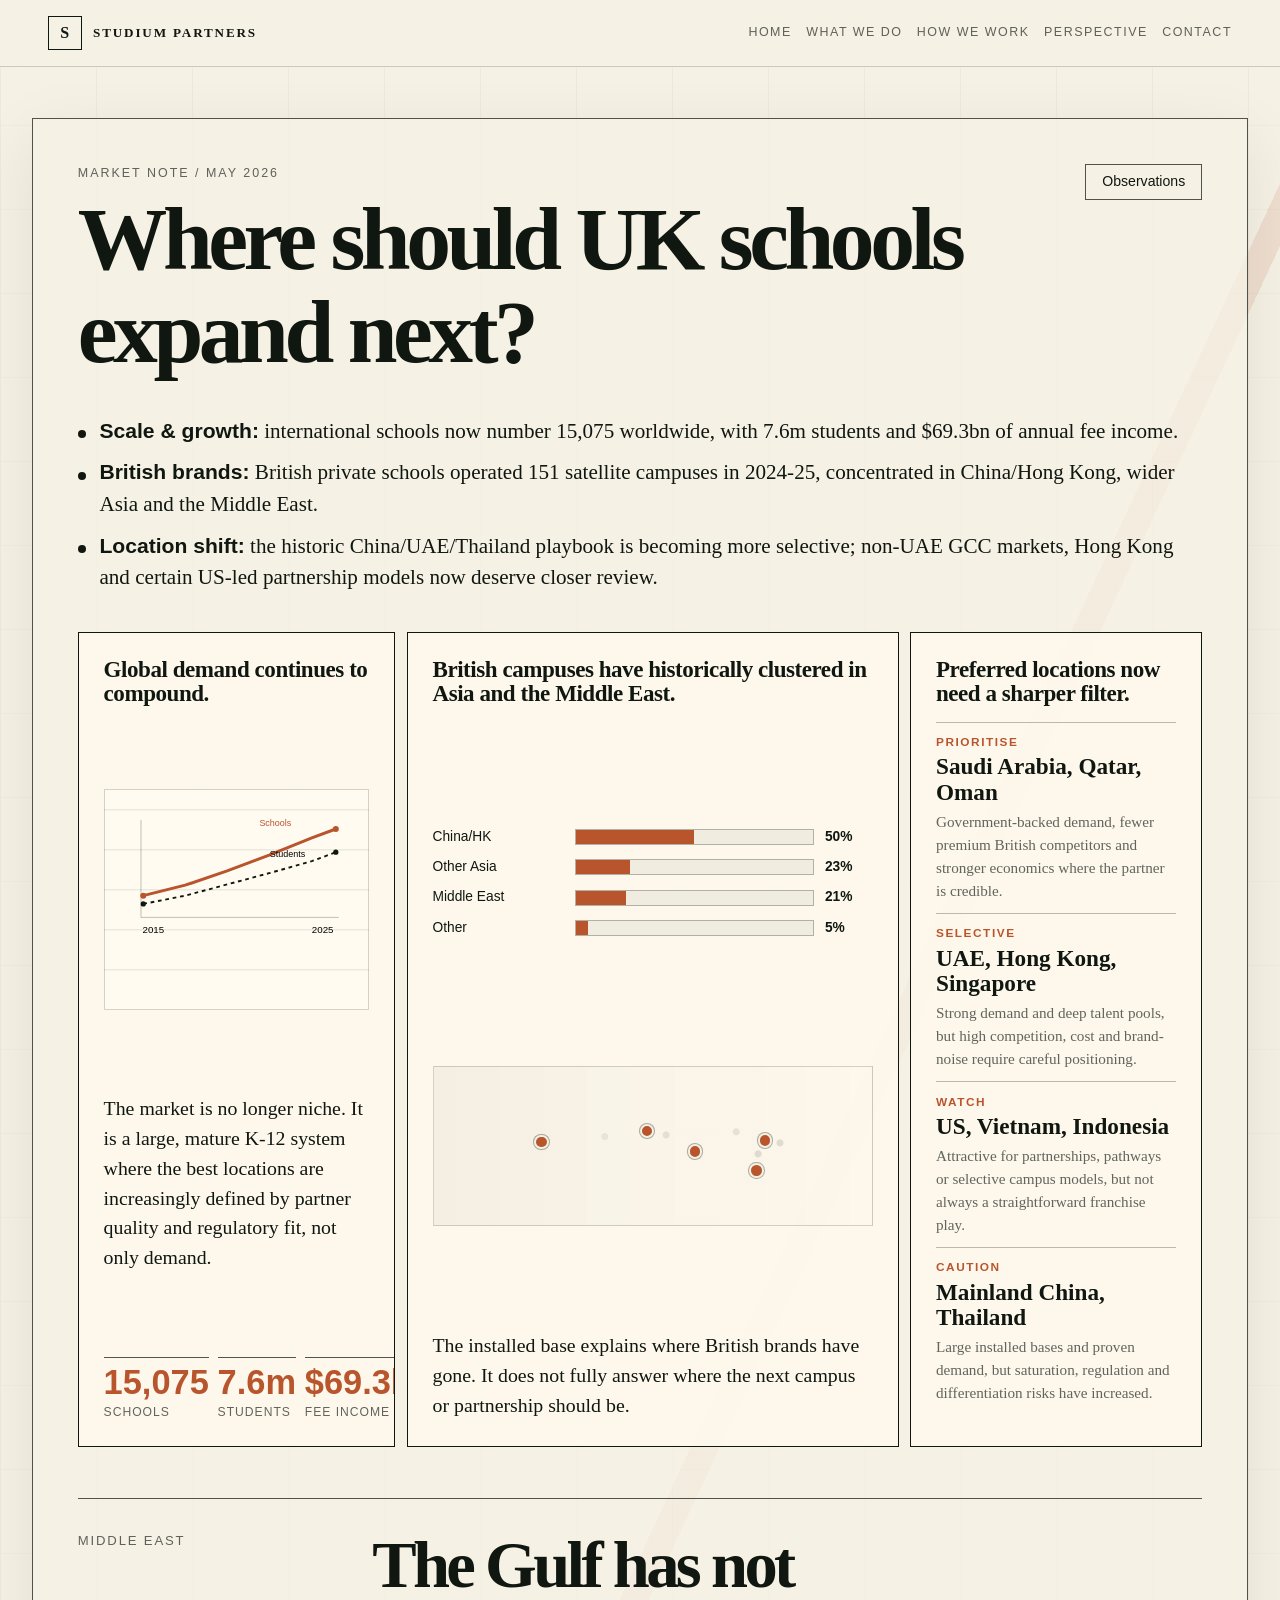
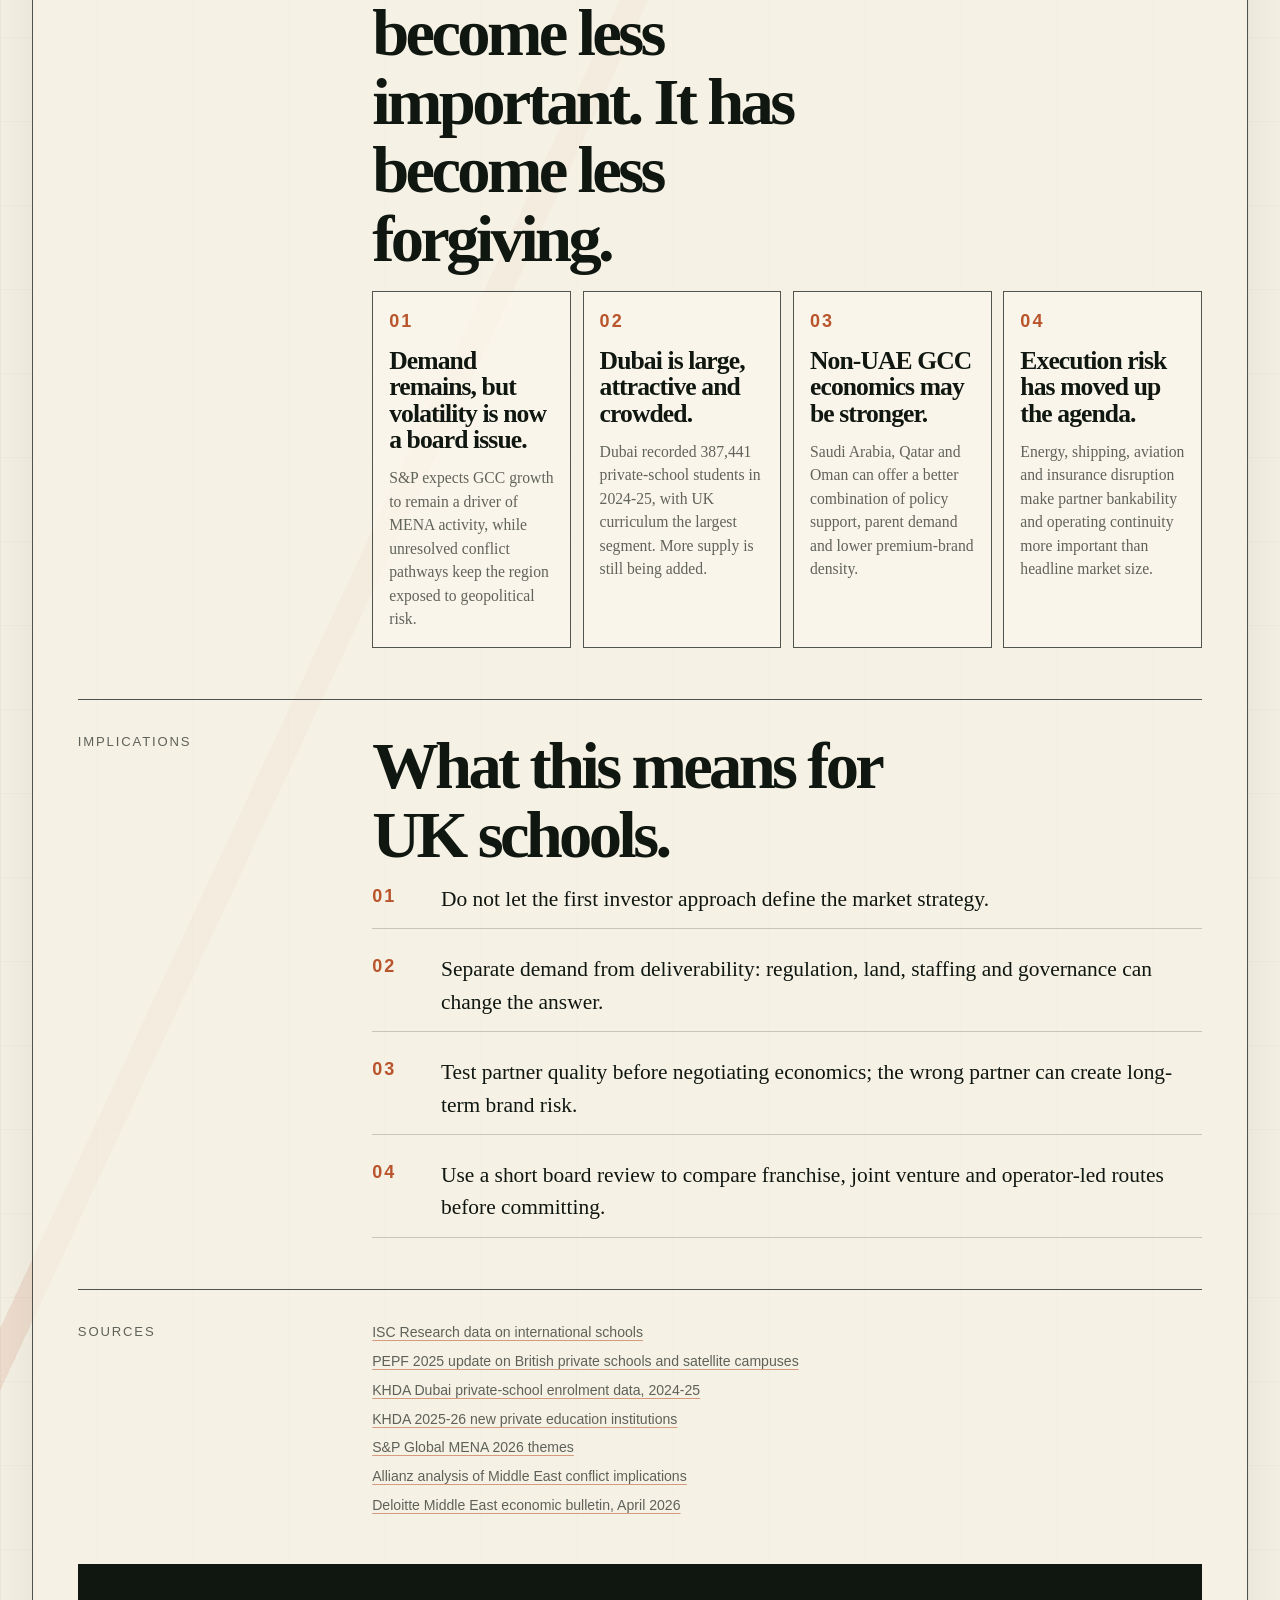
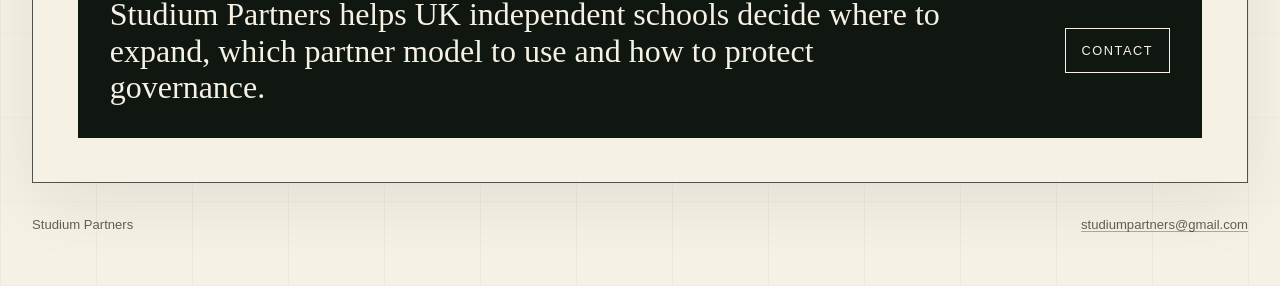
<file: market-note.html>
<!doctype html>
<html lang="en">
  <head>
    <meta charset="utf-8" />
    <meta name="viewport" content="width=device-width, initial-scale=1" />
    <meta
      name="description"
      content="A short Studium Partners market note on international expansion locations for UK independent schools."
    />
    <meta
      property="og:title"
      content="International Expansion Locations | Studium Partners"
    />
    <meta
      property="og:description"
      content="Preferred locations for UK independent school international expansion, and what has changed in the Middle East."
    />
    <meta property="og:type" content="article" />
    <title>Market Note | Studium Partners</title>
    <style>
      :root {
        --ink: #101711;
        --paper: #f6f1e5;
        --paper-deep: #efe5cf;
        --line: rgba(16, 23, 17, 0.72);
        --muted: rgba(16, 23, 17, 0.66);
        --signal: #b9552d;
        --panel: rgba(255, 250, 238, 0.74);
        --font: Georgia, "Times New Roman", serif;
        --sans: "Gill Sans", "Gill Sans MT", Calibri, sans-serif;
      }

      * {
        box-sizing: border-box;
      }

      body {
        margin: 0;
        color: var(--ink);
        background:
          linear-gradient(115deg, transparent 0 47%, rgba(185, 85, 45, 0.12) 47% 48%, transparent 48%),
          repeating-linear-gradient(90deg, rgba(16, 23, 17, 0.035) 0 1px, transparent 1px 96px),
          repeating-linear-gradient(0deg, rgba(16, 23, 17, 0.025) 0 1px, transparent 1px 84px),
          var(--paper);
        font-family: var(--font);
        font-size: 18px;
        line-height: 1.5;
      }

      a {
        color: inherit;
        text-decoration-color: rgba(185, 85, 45, 0.55);
        text-underline-offset: 0.18em;
      }

      a:hover {
        color: var(--signal);
      }

      .topbar {
        display: flex;
        align-items: center;
        justify-content: space-between;
        gap: 1rem;
        padding: 1rem clamp(1rem, 4vw, 3rem);
        border-bottom: 1px solid rgba(16, 23, 17, 0.18);
        background: rgba(246, 241, 229, 0.88);
        backdrop-filter: blur(10px);
        position: sticky;
        top: 0;
        z-index: 10;
      }

      .brand {
        display: inline-flex;
        align-items: center;
        gap: 0.72rem;
        color: var(--ink);
        text-decoration: none;
        text-transform: uppercase;
        letter-spacing: 0.14em;
        font-size: 0.82rem;
        font-weight: 700;
      }

      .brand-mark {
        display: grid;
        place-items: center;
        width: 2.1rem;
        height: 2.1rem;
        border: 1.5px solid var(--ink);
        font-family: var(--font);
        font-size: 1rem;
        letter-spacing: 0;
      }

      .topbar nav {
        display: flex;
        flex-wrap: wrap;
        justify-content: flex-end;
        gap: 0.9rem;
        font-family: var(--sans);
        font-size: 0.78rem;
        letter-spacing: 0.12em;
        text-transform: uppercase;
      }

      .topbar nav a {
        text-decoration: none;
        color: var(--muted);
      }

      .topbar nav a:hover {
        color: var(--ink);
      }

      .wrap {
        width: min(1440px, calc(100% - clamp(1.2rem, 5vw, 5.5rem)));
        margin: clamp(1.2rem, 4vw, 3.5rem) auto;
      }

      .report-sheet {
        border: 1.5px solid var(--line);
        background: rgba(246, 241, 229, 0.72);
        box-shadow: 0 1.2rem 4rem rgba(16, 23, 17, 0.08);
        padding: clamp(1.15rem, 3.5vw, 3rem);
        animation: settle 760ms cubic-bezier(0.2, 0.8, 0.2, 1) both;
      }

      @keyframes settle {
        from {
          opacity: 0;
          transform: translateY(16px);
        }
        to {
          opacity: 1;
          transform: translateY(0);
        }
      }

      .report-head {
        display: grid;
        grid-template-columns: minmax(0, 1fr) auto;
        align-items: start;
        gap: 1rem;
      }

      .badge {
        border: 1.5px solid var(--line);
        padding: 0.42rem 1rem;
        font-family: var(--sans);
        font-size: 0.88rem;
        background: var(--paper);
        white-space: nowrap;
      }

      .eyebrow {
        margin: 0 0 0.7rem;
        font-family: var(--sans);
        color: var(--muted);
        font-size: 0.78rem;
        letter-spacing: 0.16em;
        text-transform: uppercase;
      }

      h1,
      h2,
      h3 {
        margin: 0;
        font-family: var(--font);
        line-height: 1.03;
      }

      h1 {
        max-width: 21ch;
        font-size: clamp(2.6rem, 7vw, 6.3rem);
        font-weight: 600;
        letter-spacing: -0.05em;
      }

      .summary {
        margin: clamp(1.4rem, 3vw, 2.3rem) 0 0;
        padding: 0;
        list-style: none;
        display: grid;
        gap: 0.55rem;
        max-width: 1180px;
        font-size: clamp(1.02rem, 1.7vw, 1.32rem);
      }

      .summary li {
        position: relative;
        padding-left: 1.35rem;
      }

      .summary li::before {
        content: "";
        position: absolute;
        left: 0;
        top: 0.72em;
        width: 0.5rem;
        height: 0.5rem;
        border-radius: 50%;
        background: var(--ink);
      }

      .summary strong {
        font-family: var(--sans);
        font-weight: 800;
      }

      .panel-grid {
        display: grid;
        grid-template-columns: minmax(0, 1fr) minmax(0, 1.55fr) minmax(0, 0.92fr);
        gap: 0.72rem;
        margin-top: clamp(1.6rem, 3vw, 2.5rem);
      }

      .panel {
        min-height: 26rem;
        border: 1.5px solid var(--ink);
        background: var(--panel);
        padding: clamp(1rem, 2vw, 1.55rem);
        display: flex;
        flex-direction: column;
        justify-content: space-between;
        overflow: hidden;
      }

      .panel h2 {
        font-size: clamp(1.1rem, 1.8vw, 1.5rem);
        font-weight: 700;
        letter-spacing: -0.02em;
      }

      .chart-frame {
        margin: 1rem 0;
        min-height: 13.8rem;
        border: 1px solid rgba(16, 23, 17, 0.18);
        background:
          repeating-linear-gradient(0deg, transparent 0 38px, rgba(16, 23, 17, 0.08) 39px 40px),
          rgba(255, 252, 244, 0.6);
        padding: 0.75rem;
      }

      svg {
        display: block;
        width: 100%;
        height: auto;
      }

      .panel-caption {
        margin: 0;
        color: var(--ink);
        font-size: clamp(1rem, 1.6vw, 1.24rem);
      }

      .metric-strip {
        display: grid;
        grid-template-columns: repeat(3, 1fr);
        gap: 0.55rem;
        margin-top: 1rem;
      }

      .metric {
        border-top: 1.5px solid var(--line);
        padding-top: 0.45rem;
      }

      .metric strong {
        display: block;
        color: var(--signal);
        font-family: var(--sans);
        font-size: clamp(1.45rem, 3vw, 2.15rem);
        line-height: 1;
      }

      .metric span {
        display: block;
        margin-top: 0.2rem;
        color: var(--muted);
        font-family: var(--sans);
        font-size: 0.76rem;
        text-transform: uppercase;
        letter-spacing: 0.08em;
      }

      .location-bars {
        display: grid;
        gap: 0.6rem;
        margin: 1rem 0 1.4rem;
      }

      .bar-row {
        display: grid;
        grid-template-columns: 8.2rem 1fr 3rem;
        align-items: center;
        gap: 0.7rem;
        font-family: var(--sans);
        font-size: 0.86rem;
      }

      .bar-track {
        height: 1rem;
        border: 1px solid rgba(16, 23, 17, 0.28);
        background: rgba(16, 23, 17, 0.05);
      }

      .bar-fill {
        height: 100%;
        background: var(--signal);
      }

      .map-dots {
        position: relative;
        min-height: 10rem;
        border: 1px solid rgba(16, 23, 17, 0.18);
        background:
          radial-gradient(circle at 69% 41%, rgba(16, 23, 17, 0.09) 0 3px, transparent 4px),
          radial-gradient(circle at 74% 55%, rgba(16, 23, 17, 0.12) 0 3px, transparent 4px),
          radial-gradient(circle at 79% 48%, rgba(16, 23, 17, 0.12) 0 3px, transparent 4px),
          radial-gradient(circle at 53% 43%, rgba(16, 23, 17, 0.09) 0 3px, transparent 4px),
          radial-gradient(circle at 39% 44%, rgba(16, 23, 17, 0.07) 0 3px, transparent 4px),
          linear-gradient(90deg, rgba(16, 23, 17, 0.04), transparent);
      }

      .pin {
        position: absolute;
        width: 0.9rem;
        height: 0.9rem;
        border-radius: 50%;
        border: 2px solid var(--paper);
        background: var(--signal);
        box-shadow: 0 0 0 1px rgba(16, 23, 17, 0.35);
      }

      .pin--hk {
        left: 74%;
        top: 42%;
      }

      .pin--gcc {
        left: 58%;
        top: 49%;
      }

      .pin--sea {
        left: 72%;
        top: 61%;
      }

      .pin--us {
        left: 23%;
        top: 43%;
      }

      .pin--uk {
        left: 47%;
        top: 36%;
      }

      .rank-list {
        display: grid;
        gap: 0.65rem;
        margin: 1rem 0;
      }

      .rank {
        border-top: 1px solid rgba(16, 23, 17, 0.28);
        padding-top: 0.72rem;
      }

      .rank span {
        display: block;
        color: var(--signal);
        font-family: var(--sans);
        font-size: 0.74rem;
        font-weight: 800;
        letter-spacing: 0.13em;
        text-transform: uppercase;
      }

      .rank strong {
        display: block;
        margin-top: 0.16rem;
        font-size: clamp(1.1rem, 1.9vw, 1.45rem);
        line-height: 1.1;
      }

      .rank p {
        margin: 0.36rem 0 0;
        color: var(--muted);
        font-size: 0.95rem;
      }

      .section {
        margin-top: clamp(2rem, 4vw, 3.2rem);
        display: grid;
        grid-template-columns: 16rem minmax(0, 1fr);
        gap: clamp(1rem, 3vw, 3rem);
        border-top: 1.5px solid var(--line);
        padding-top: clamp(1.2rem, 3vw, 2rem);
      }

      .section-label {
        font-family: var(--sans);
        font-size: 0.82rem;
        letter-spacing: 0.14em;
        text-transform: uppercase;
        color: var(--muted);
      }

      .section h2 {
        max-width: 16ch;
        font-size: clamp(2.2rem, 5.2vw, 4.7rem);
        font-weight: 600;
        letter-spacing: -0.055em;
      }

      .insight-grid {
        display: grid;
        grid-template-columns: repeat(4, minmax(0, 1fr));
        gap: 0.72rem;
        margin-top: 1.1rem;
      }

      .insight {
        min-height: 16rem;
        border: 1.5px solid var(--line);
        padding: 1rem;
        background: rgba(255, 250, 238, 0.52);
      }

      .insight span {
        color: var(--signal);
        font-family: var(--sans);
        font-weight: 800;
        letter-spacing: 0.12em;
      }

      .insight h3 {
        margin-top: 0.8rem;
        font-size: clamp(1.25rem, 2vw, 1.75rem);
        letter-spacing: -0.035em;
      }

      .insight p {
        margin: 0.8rem 0 0;
        color: var(--muted);
        font-size: 0.98rem;
      }

      .implications {
        counter-reset: implication;
        display: grid;
        gap: 0.65rem;
        max-width: 880px;
      }

      .implication {
        counter-increment: implication;
        display: grid;
        grid-template-columns: 3.4rem minmax(0, 1fr);
        gap: 0.9rem;
        align-items: start;
        border-bottom: 1px solid rgba(16, 23, 17, 0.2);
        padding: 0.85rem 0;
      }

      .implication::before {
        content: counter(implication, decimal-leading-zero);
        color: var(--signal);
        font-family: var(--sans);
        font-weight: 800;
        letter-spacing: 0.12em;
      }

      .implication p {
        margin: 0;
        font-size: clamp(1.05rem, 1.8vw, 1.34rem);
      }

      .source-list {
        display: grid;
        gap: 0.48rem;
        margin: 0;
        padding: 0;
        list-style: none;
        color: var(--muted);
        font-family: var(--sans);
        font-size: 0.88rem;
      }

      .cta {
        margin-top: clamp(2rem, 4vw, 3rem);
        padding: clamp(1.2rem, 3vw, 2rem);
        background: var(--ink);
        color: var(--paper);
        display: grid;
        grid-template-columns: minmax(0, 1fr) auto;
        gap: 1rem;
        align-items: center;
      }

      .cta p {
        margin: 0;
        max-width: 52rem;
        font-size: clamp(1.2rem, 2.6vw, 2rem);
        line-height: 1.14;
      }

      .button {
        display: inline-flex;
        align-items: center;
        justify-content: center;
        min-height: 2.8rem;
        border: 1.5px solid var(--paper);
        padding: 0.7rem 1rem;
        color: var(--paper);
        text-decoration: none;
        font-family: var(--sans);
        font-size: 0.8rem;
        letter-spacing: 0.12em;
        text-transform: uppercase;
      }

      .footer {
        display: flex;
        justify-content: space-between;
        gap: 1rem;
        margin-top: 1rem;
        padding: 1rem 0 0;
        color: var(--muted);
        font-family: var(--sans);
        font-size: 0.82rem;
      }

      @media (max-width: 980px) {
        .panel-grid,
        .insight-grid,
        .section,
        .cta {
          grid-template-columns: 1fr;
        }

        .panel {
          min-height: auto;
        }

        .section h2 {
          max-width: 100%;
        }
      }

      @media (max-width: 680px) {
        body {
          font-size: 16px;
        }

        .topbar {
          position: static;
          align-items: flex-start;
          flex-direction: column;
        }

        .topbar nav {
          justify-content: flex-start;
        }

        .report-head {
          grid-template-columns: 1fr;
        }

        .badge {
          justify-self: start;
        }

        .bar-row {
          grid-template-columns: 6.5rem 1fr 2.5rem;
        }

        .metric-strip {
          grid-template-columns: 1fr;
        }

        .footer {
          flex-direction: column;
        }
      }
    </style>
  </head>
  <body>
    <header class="topbar">
      <a class="brand" href="index.html" aria-label="Studium Partners home">
        <span class="brand-mark">S</span>
        <span>Studium Partners</span>
      </a>
      <nav aria-label="Primary navigation">
        <a href="index.html">Home</a>
        <a href="what-we-do.html">What We Do</a>
        <a href="how-we-work.html">How We Work</a>
        <a href="perspective.html">Perspective</a>
        <a href="contact.html">Contact</a>
      </nav>
    </header>

    <main class="wrap">
      <article class="report-sheet">
        <div class="report-head">
          <div>
            <p class="eyebrow">Market note / May 2026</p>
            <h1>Where should UK schools expand next?</h1>
          </div>
          <div class="badge">Observations</div>
        </div>

        <ul class="summary">
          <li>
            <strong>Scale &amp; growth:</strong> international schools now number
            15,075 worldwide, with 7.6m students and $69.3bn of annual fee
            income.
          </li>
          <li>
            <strong>British brands:</strong> British private schools operated
            151 satellite campuses in 2024-25, concentrated in China/Hong Kong,
            wider Asia and the Middle East.
          </li>
          <li>
            <strong>Location shift:</strong> the historic China/UAE/Thailand
            playbook is becoming more selective; non-UAE GCC markets, Hong Kong
            and certain US-led partnership models now deserve closer review.
          </li>
        </ul>

        <section class="panel-grid" aria-label="Market observations">
          <article class="panel">
            <h2>Global demand continues to compound.</h2>
            <div class="chart-frame" aria-label="International schools market growth chart">
              <svg viewBox="0 0 320 190" role="img">
                <title>International school market growth from 2015 to 2025</title>
                <line x1="32" y1="24" x2="32" y2="154" stroke="rgba(16,23,17,.35)" />
                <line x1="32" y1="154" x2="296" y2="154" stroke="rgba(16,23,17,.35)" />
                <polyline
                  points="35,125 91,111 147,92 203,71 260,48 292,36"
                  fill="none"
                  stroke="#b9552d"
                  stroke-width="4"
                />
                <polyline
                  points="35,136 91,125 147,110 203,95 260,79 292,67"
                  fill="none"
                  stroke="#101711"
                  stroke-width="2.5"
                  stroke-dasharray="5 5"
                />
                <circle cx="35" cy="125" r="4" fill="#b9552d" />
                <circle cx="292" cy="36" r="4" fill="#b9552d" />
                <circle cx="35" cy="136" r="3.5" fill="#101711" />
                <circle cx="292" cy="67" r="3.5" fill="#101711" />
                <text x="34" y="175" font-family="Gill Sans, sans-serif" font-size="13">2015</text>
                <text x="260" y="175" font-family="Gill Sans, sans-serif" font-size="13">2025</text>
                <text x="190" y="32" font-family="Gill Sans, sans-serif" font-size="12" fill="#b9552d">Schools</text>
                <text x="204" y="73" font-family="Gill Sans, sans-serif" font-size="12">Students</text>
              </svg>
            </div>
            <p class="panel-caption">
              The market is no longer niche. It is a large, mature K-12 system
              where the best locations are increasingly defined by partner
              quality and regulatory fit, not only demand.
            </p>
            <div class="metric-strip">
              <div class="metric"><strong>15,075</strong><span>Schools</span></div>
              <div class="metric"><strong>7.6m</strong><span>Students</span></div>
              <div class="metric"><strong>$69.3bn</strong><span>Fee income</span></div>
            </div>
          </article>

          <article class="panel">
            <h2>British campuses have historically clustered in Asia and the Middle East.</h2>
            <div class="location-bars" aria-label="British private school satellite campus locations">
              <div class="bar-row">
                <span>China/HK</span>
                <div class="bar-track"><div class="bar-fill" style="width: 50%"></div></div>
                <strong>50%</strong>
              </div>
              <div class="bar-row">
                <span>Other Asia</span>
                <div class="bar-track"><div class="bar-fill" style="width: 23%"></div></div>
                <strong>23%</strong>
              </div>
              <div class="bar-row">
                <span>Middle East</span>
                <div class="bar-track"><div class="bar-fill" style="width: 21%"></div></div>
                <strong>21%</strong>
              </div>
              <div class="bar-row">
                <span>Other</span>
                <div class="bar-track"><div class="bar-fill" style="width: 5%"></div></div>
                <strong>5%</strong>
              </div>
            </div>
            <div class="map-dots" aria-hidden="true">
              <span class="pin pin--uk"></span>
              <span class="pin pin--hk"></span>
              <span class="pin pin--gcc"></span>
              <span class="pin pin--sea"></span>
              <span class="pin pin--us"></span>
            </div>
            <p class="panel-caption">
              The installed base explains where British brands have gone. It
              does not fully answer where the next campus or partnership should
              be.
            </p>
          </article>

          <article class="panel">
            <h2>Preferred locations now need a sharper filter.</h2>
            <div class="rank-list">
              <div class="rank">
                <span>Prioritise</span>
                <strong>Saudi Arabia, Qatar, Oman</strong>
                <p>Government-backed demand, fewer premium British competitors and stronger economics where the partner is credible.</p>
              </div>
              <div class="rank">
                <span>Selective</span>
                <strong>UAE, Hong Kong, Singapore</strong>
                <p>Strong demand and deep talent pools, but high competition, cost and brand-noise require careful positioning.</p>
              </div>
              <div class="rank">
                <span>Watch</span>
                <strong>US, Vietnam, Indonesia</strong>
                <p>Attractive for partnerships, pathways or selective campus models, but not always a straightforward franchise play.</p>
              </div>
              <div class="rank">
                <span>Caution</span>
                <strong>Mainland China, Thailand</strong>
                <p>Large installed bases and proven demand, but saturation, regulation and differentiation risks have increased.</p>
              </div>
            </div>
          </article>
        </section>

        <section class="section">
          <div class="section-label">Middle East</div>
          <div>
            <h2>The Gulf has not become less important. It has become less forgiving.</h2>
            <div class="insight-grid">
              <article class="insight">
                <span>01</span>
                <h3>Demand remains, but volatility is now a board issue.</h3>
                <p>
                  S&amp;P expects GCC growth to remain a driver of MENA activity,
                  while unresolved conflict pathways keep the region exposed to
                  geopolitical risk.
                </p>
              </article>
              <article class="insight">
                <span>02</span>
                <h3>Dubai is large, attractive and crowded.</h3>
                <p>
                  Dubai recorded 387,441 private-school students in 2024-25,
                  with UK curriculum the largest segment. More supply is still
                  being added.
                </p>
              </article>
              <article class="insight">
                <span>03</span>
                <h3>Non-UAE GCC economics may be stronger.</h3>
                <p>
                  Saudi Arabia, Qatar and Oman can offer a better combination of
                  policy support, parent demand and lower premium-brand density.
                </p>
              </article>
              <article class="insight">
                <span>04</span>
                <h3>Execution risk has moved up the agenda.</h3>
                <p>
                  Energy, shipping, aviation and insurance disruption make
                  partner bankability and operating continuity more important
                  than headline market size.
                </p>
              </article>
            </div>
          </div>
        </section>

        <section class="section">
          <div class="section-label">Implications</div>
          <div>
            <h2>What this means for UK schools.</h2>
            <div class="implications">
              <div class="implication">
                <p>Do not let the first investor approach define the market strategy.</p>
              </div>
              <div class="implication">
                <p>Separate demand from deliverability: regulation, land, staffing and governance can change the answer.</p>
              </div>
              <div class="implication">
                <p>Test partner quality before negotiating economics; the wrong partner can create long-term brand risk.</p>
              </div>
              <div class="implication">
                <p>Use a short board review to compare franchise, joint venture and operator-led routes before committing.</p>
              </div>
            </div>
          </div>
        </section>

        <section class="section">
          <div class="section-label">Sources</div>
          <ul class="source-list">
            <li><a href="https://iscresearch.com/data/">ISC Research data on international schools</a></li>
            <li><a href="https://www.pepf.co.uk/publications/british-private-schools-and-their-satellite-campuses-2025-update/">PEPF 2025 update on British private schools and satellite campuses</a></li>
            <li><a href="https://web.khda.gov.ae/en/About-Us/News/2025/Dubais-private-school-sector-records-6-enrolment">KHDA Dubai private-school enrolment data, 2024-25</a></li>
            <li><a href="https://web.khda.gov.ae/en/About-Us/News/2025/Dubai-to-welcome-25-new-private-education-institut">KHDA 2025-26 new private education institutions</a></li>
            <li><a href="https://www.spglobal.com/market-intelligence/en/news-insights/research/2026/01/key-themes-shaping-middle-east-north-africa-2026">S&amp;P Global MENA 2026 themes</a></li>
            <li><a href="https://www.allianz.com/en/economic_research/insights/publications/specials_fmo/260303_Middle_East.html">Allianz analysis of Middle East conflict implications</a></li>
            <li><a href="https://www.deloitte.com/middle-east/en/services/consulting/perspectives/economic-bulletin-15-april-26.html">Deloitte Middle East economic bulletin, April 2026</a></li>
          </ul>
        </section>

        <div class="cta">
          <p>
            Studium Partners helps UK independent schools decide where to
            expand, which partner model to use and how to protect governance.
          </p>
          <a class="button" href="mailto:studiumpartners@gmail.com">Contact</a>
        </div>
      </article>

      <footer class="footer">
        <span>Studium Partners</span>
        <a href="mailto:studiumpartners@gmail.com">studiumpartners@gmail.com</a>
      </footer>
    </main>
  </body>
</html>
</file>
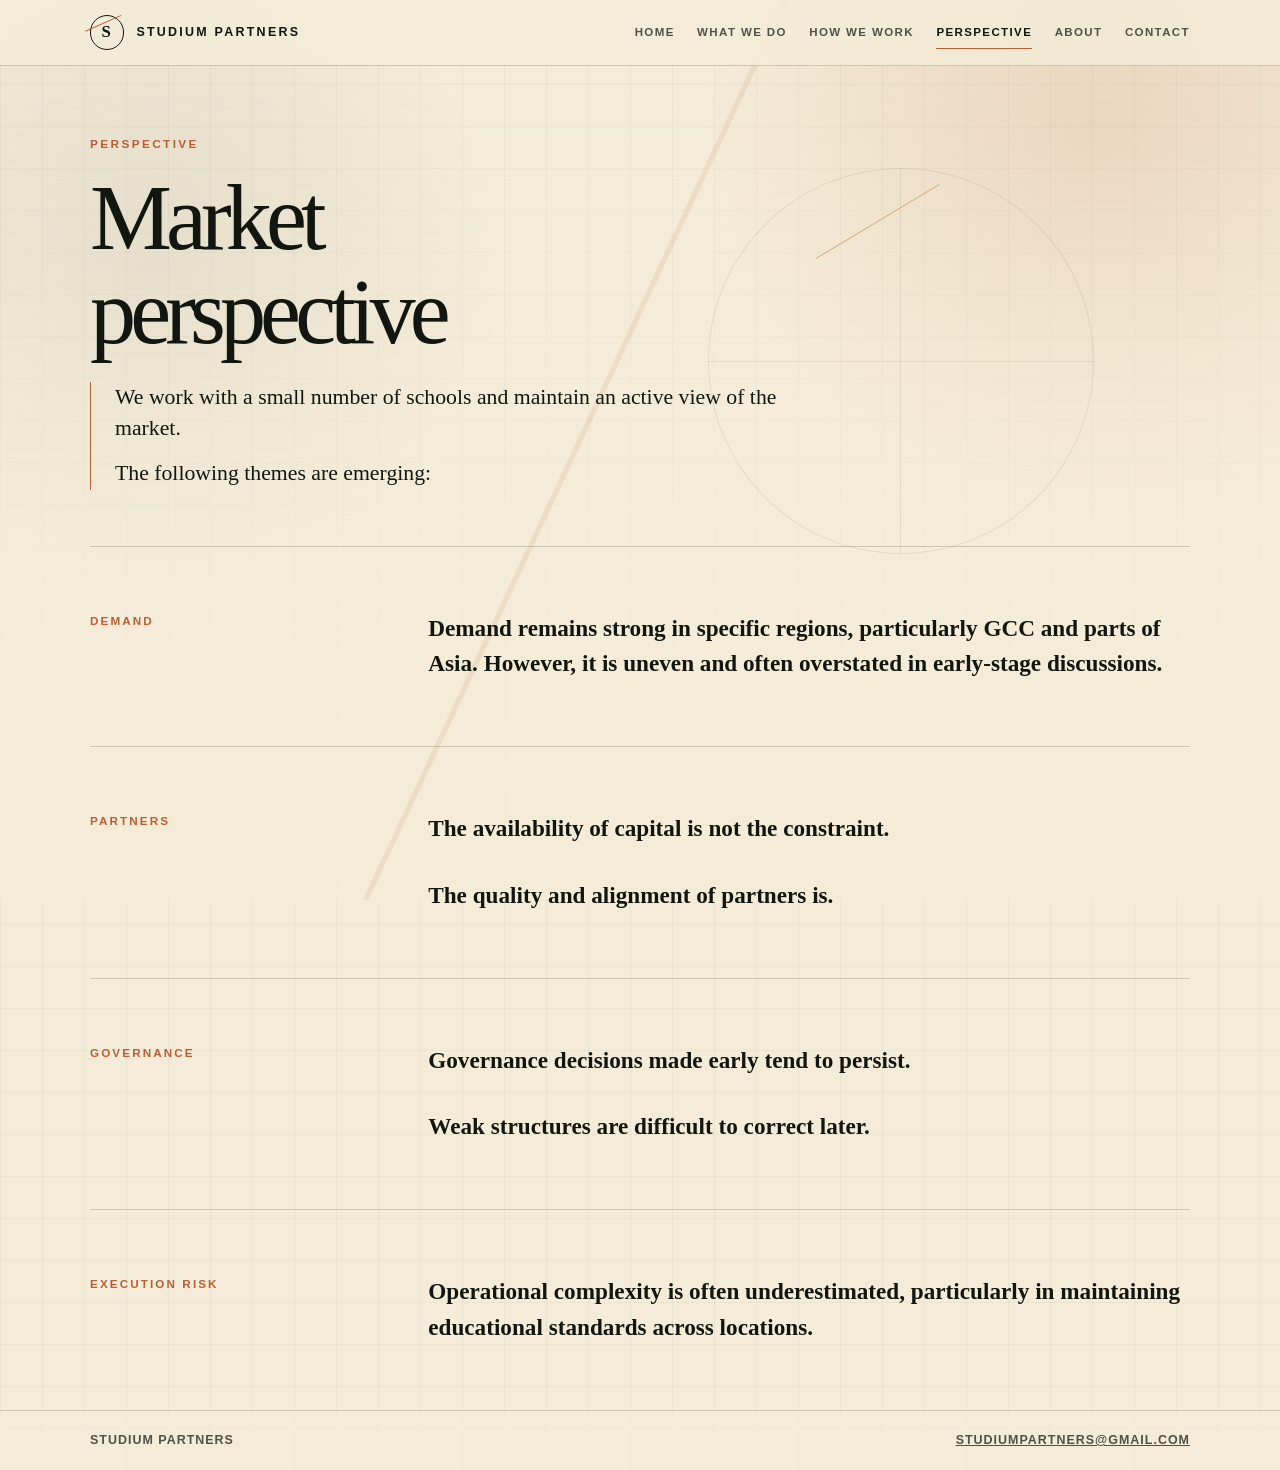
<file: perspective.html>
<!doctype html>
<html lang="en">
  <head>
    <meta charset="utf-8" />
    <meta name="viewport" content="width=device-width, initial-scale=1" />
    <meta
      name="description"
      content="Market perspective on international expansion for UK independent schools."
    />
    <title>Perspective | Studium Partners</title>
    <link rel="stylesheet" href="styles.css?v=20260501" />
  </head>
  <body>
    <header class="site-header">
      <div class="nav-wrap">
        <a class="brand" href="index.html" aria-label="Studium Partners home">
          <span class="brand-mark">S</span>
          <span>Studium Partners</span>
        </a>
        <nav class="site-nav" aria-label="Primary navigation">
          <a href="index.html">Home</a>
          <a href="what-we-do.html">What We Do</a>
          <a href="how-we-work.html">How We Work</a>
          <a href="perspective.html" aria-current="page">Perspective</a>
          <a href="about.html">About</a>
          <a href="contact.html">Contact</a>
        </nav>
      </div>
    </header>

    <main class="page">
      <section class="hero hero--compact">
        <p class="eyebrow">Perspective</p>
        <h1>Market perspective</h1>
        <div class="lead">
          <p>
            We work with a small number of schools and maintain an active view of the market.
          </p>
          <p>The following themes are emerging:</p>
        </div>
      </section>

      <section class="section">
        <div class="section-grid">
          <div class="section-title">Demand</div>
          <div class="content-stack">
            <p>
              Demand remains strong in specific regions, particularly GCC and parts of Asia.
              However, it is uneven and often overstated in early-stage discussions.
            </p>
          </div>
        </div>
      </section>

      <section class="section">
        <div class="section-grid">
          <div class="section-title">Partners</div>
          <div class="content-stack">
            <p>The availability of capital is not the constraint.</p>
            <p>The quality and alignment of partners is.</p>
          </div>
        </div>
      </section>

      <section class="section">
        <div class="section-grid">
          <div class="section-title">Governance</div>
          <div class="content-stack">
            <p>Governance decisions made early tend to persist.</p>
            <p>Weak structures are difficult to correct later.</p>
          </div>
        </div>
      </section>

      <section class="section">
        <div class="section-grid">
          <div class="section-title">Execution Risk</div>
          <div class="content-stack">
            <p>
              Operational complexity is often underestimated, particularly in maintaining
              educational standards across locations.
            </p>
          </div>
        </div>
      </section>
    </main>

    <footer class="site-footer">
      <div class="footer-wrap">
        <span>Studium Partners</span>
        <a href="mailto:studiumpartners@gmail.com">studiumpartners@gmail.com</a>
      </div>
    </footer>
  </body>
</html>
</file>
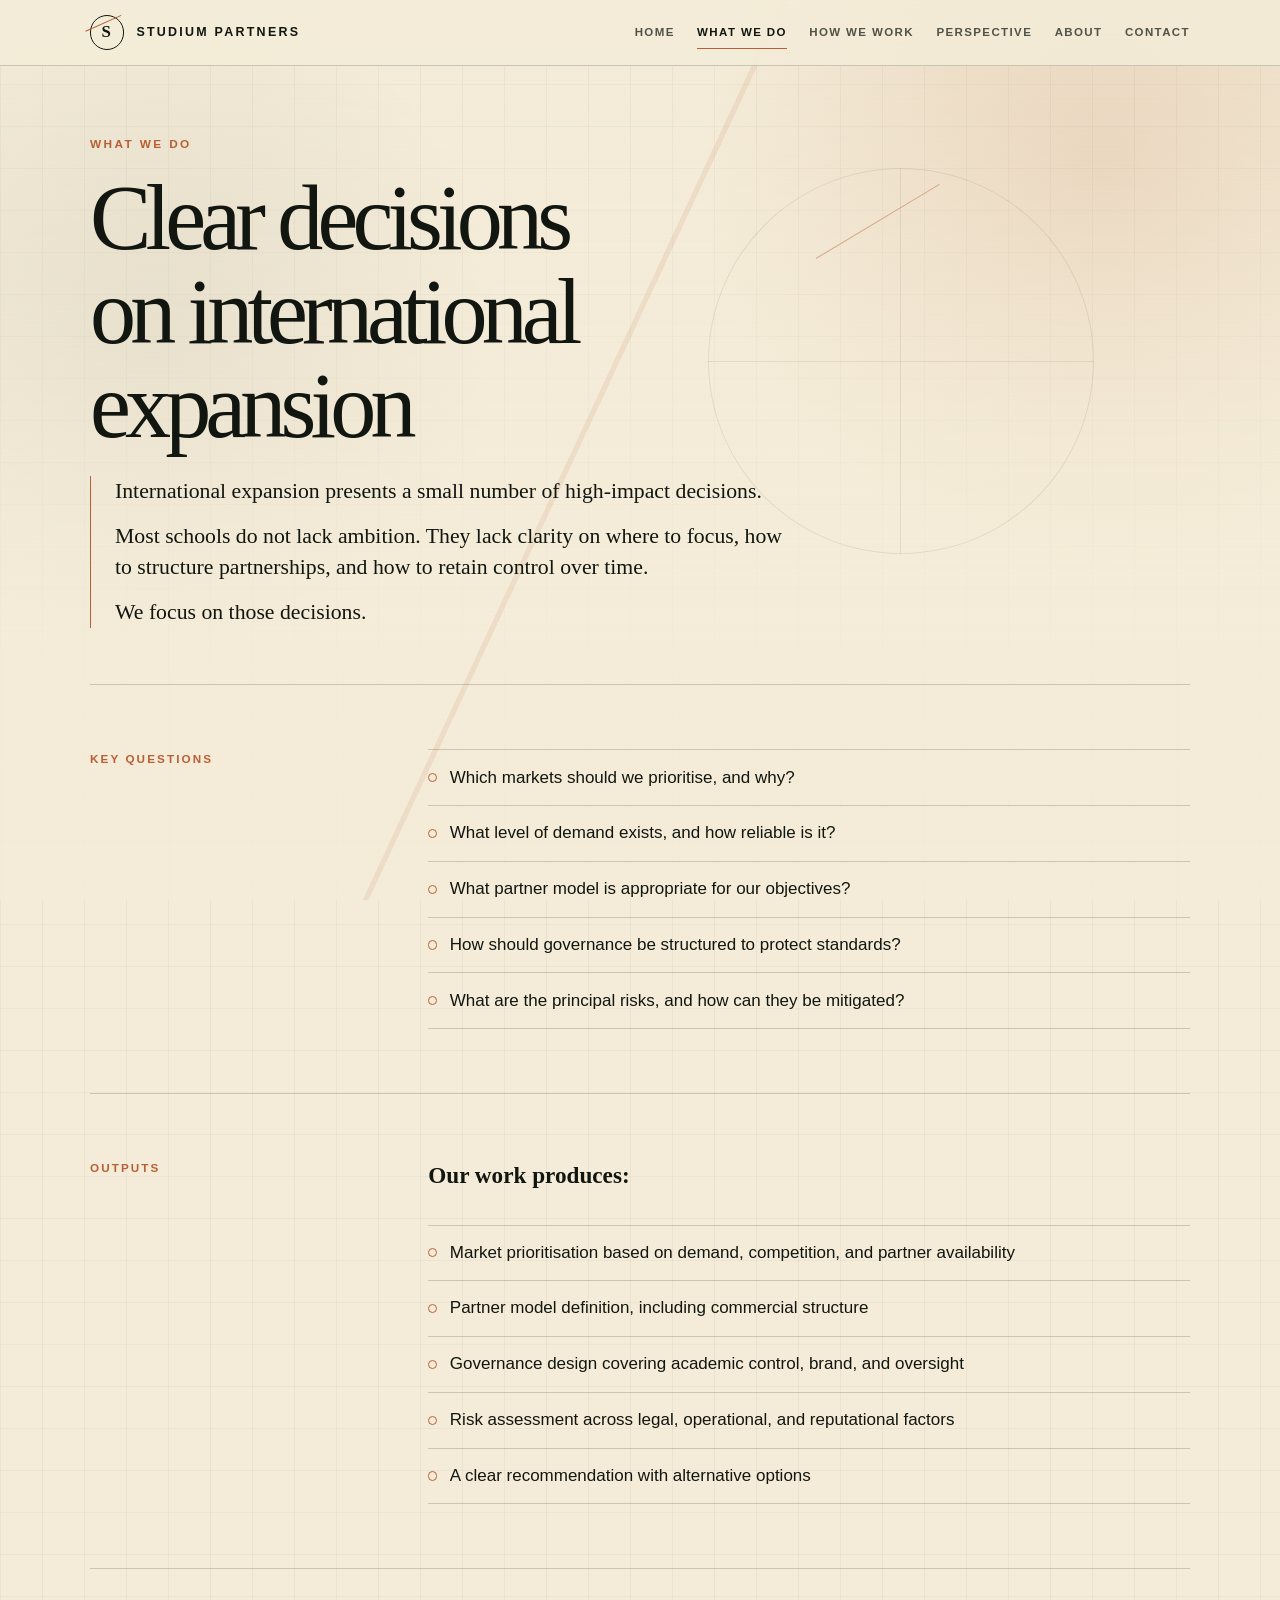
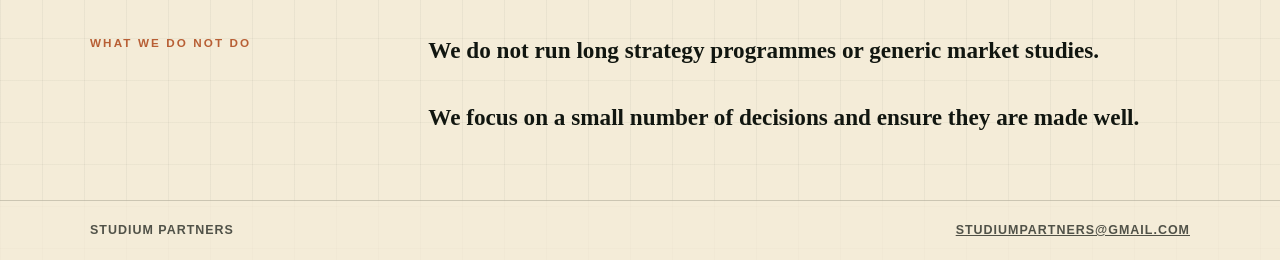
<file: what-we-do.html>
<!doctype html>
<html lang="en">
  <head>
    <meta charset="utf-8" />
    <meta name="viewport" content="width=device-width, initial-scale=1" />
    <meta
      name="description"
      content="Clear decisions on international expansion for UK independent schools."
    />
    <title>What We Do | Studium Partners</title>
    <link rel="stylesheet" href="styles.css?v=20260501" />
  </head>
  <body>
    <header class="site-header">
      <div class="nav-wrap">
        <a class="brand" href="index.html" aria-label="Studium Partners home">
          <span class="brand-mark">S</span>
          <span>Studium Partners</span>
        </a>
        <nav class="site-nav" aria-label="Primary navigation">
          <a href="index.html">Home</a>
          <a href="what-we-do.html" aria-current="page">What We Do</a>
          <a href="how-we-work.html">How We Work</a>
          <a href="perspective.html">Perspective</a>
          <a href="about.html">About</a>
          <a href="contact.html">Contact</a>
        </nav>
      </div>
    </header>

    <main class="page">
      <section class="hero hero--compact">
        <p class="eyebrow">What We Do</p>
        <h1>Clear decisions on international expansion</h1>
        <div class="lead">
          <p>International expansion presents a small number of high-impact decisions.</p>
          <p>
            Most schools do not lack ambition. They lack clarity on where to focus,
            how to structure partnerships, and how to retain control over time.
          </p>
          <p>We focus on those decisions.</p>
        </div>
      </section>

      <section class="section">
        <div class="section-grid">
          <div class="section-title">Key Questions</div>
          <div class="content-stack">
            <ul class="plain-list">
              <li>Which markets should we prioritise, and why?</li>
              <li>What level of demand exists, and how reliable is it?</li>
              <li>What partner model is appropriate for our objectives?</li>
              <li>How should governance be structured to protect standards?</li>
              <li>What are the principal risks, and how can they be mitigated?</li>
            </ul>
          </div>
        </div>
      </section>

      <section class="section">
        <div class="section-grid">
          <div class="section-title">Outputs</div>
          <div class="content-stack">
            <p>Our work produces:</p>
            <ul class="plain-list">
              <li>Market prioritisation based on demand, competition, and partner availability</li>
              <li>Partner model definition, including commercial structure</li>
              <li>Governance design covering academic control, brand, and oversight</li>
              <li>Risk assessment across legal, operational, and reputational factors</li>
              <li>A clear recommendation with alternative options</li>
            </ul>
          </div>
        </div>
      </section>

      <section class="section">
        <div class="section-grid">
          <div class="section-title">What We Do Not Do</div>
          <div class="content-stack">
            <p>We do not run long strategy programmes or generic market studies.</p>
            <p>We focus on a small number of decisions and ensure they are made well.</p>
          </div>
        </div>
      </section>
    </main>

    <footer class="site-footer">
      <div class="footer-wrap">
        <span>Studium Partners</span>
        <a href="mailto:studiumpartners@gmail.com">studiumpartners@gmail.com</a>
      </div>
    </footer>
  </body>
</html>
</file>
<file: styles.css>
:root {
  --ink: #111610;
  --ink-soft: rgba(17, 22, 16, 0.72);
  --paper: #f4ecd8;
  --paper-deep: #e8dcc2;
  --accent: #b85f35;
  --accent-soft: rgba(184, 95, 53, 0.18);
  --line: rgba(17, 22, 16, 0.18);
  --line-strong: rgba(17, 22, 16, 0.42);
  --max: 1100px;
  --display: "Iowan Old Style", "Palatino Linotype", Palatino, "Book Antiqua", serif;
  --text: "Avenir Next", "Gill Sans", "Trebuchet MS", sans-serif;
  --ui: "Avenir Next Condensed", "Gill Sans", "Trebuchet MS", sans-serif;
}

* {
  box-sizing: border-box;
}

html {
  scroll-behavior: smooth;
}

body {
  min-height: 100vh;
  margin: 0;
  color: var(--ink);
  background:
    radial-gradient(circle at 86% 9%, var(--accent-soft), transparent 25rem),
    radial-gradient(circle at 12% 18%, rgba(17, 22, 16, 0.09), transparent 22rem),
    linear-gradient(90deg, rgba(17, 22, 16, 0.045) 1px, transparent 1px),
    linear-gradient(180deg, rgba(17, 22, 16, 0.035) 1px, transparent 1px),
    var(--paper);
  background-size: auto, auto, 42px 42px, 42px 42px, auto;
  font-family: var(--text);
  font-size: 17px;
  line-height: 1.68;
}

body::before {
  content: "";
  position: fixed;
  inset: 0;
  z-index: -1;
  pointer-events: none;
  background:
    linear-gradient(115deg, transparent 0 46%, rgba(184, 95, 53, 0.11) 46.05% 46.35%, transparent 46.4%),
    linear-gradient(180deg, rgba(244, 236, 216, 0) 0%, rgba(244, 236, 216, 0.8) 72%);
}

a {
  color: inherit;
}

p,
ul,
ol {
  margin: 0;
}

ul,
ol {
  padding-left: 1.2rem;
}

li + li {
  margin-top: 0.45rem;
}

.site-header {
  position: sticky;
  top: 0;
  z-index: 10;
  border-bottom: 1px solid var(--line);
  background: rgba(244, 236, 216, 0.84);
  backdrop-filter: blur(18px);
}

.nav-wrap {
  width: min(var(--max), calc(100% - 2rem));
  margin: 0 auto;
  padding: 0.95rem 0;
  display: flex;
  align-items: center;
  justify-content: space-between;
  gap: 1.5rem;
}

.brand {
  display: inline-flex;
  align-items: center;
  gap: 0.75rem;
  color: var(--ink);
  font-family: var(--ui);
  font-size: 0.78rem;
  font-weight: 700;
  letter-spacing: 0.18em;
  text-transform: uppercase;
  text-decoration: none;
}

.brand-mark {
  position: relative;
  display: inline-grid;
  place-items: center;
  width: 2.15rem;
  height: 2.15rem;
  border: 1px solid var(--ink);
  border-radius: 50%;
  font-family: var(--display);
  font-size: 1.05rem;
  font-weight: 700;
}

.brand-mark::after {
  content: "";
  position: absolute;
  inset: 0.35rem -0.2rem;
  border-top: 1px solid var(--accent);
  transform: rotate(-24deg);
}

.site-nav {
  display: flex;
  align-items: center;
  justify-content: flex-end;
  gap: clamp(0.8rem, 2vw, 1.4rem);
  font-family: var(--ui);
  font-size: 0.72rem;
  font-weight: 700;
  letter-spacing: 0.12em;
  text-transform: uppercase;
}

.site-nav a {
  position: relative;
  text-decoration: none;
  color: var(--ink-soft);
}

.site-nav a::after {
  content: "";
  position: absolute;
  left: 0;
  right: 0;
  bottom: -0.42rem;
  height: 1px;
  background: var(--accent);
  transform: scaleX(0);
  transform-origin: left;
  transition: transform 180ms ease;
}

.site-nav a:hover,
.site-nav a[aria-current="page"] {
  color: var(--ink);
}

.site-nav a:hover::after,
.site-nav a[aria-current="page"]::after {
  transform: scaleX(1);
}

.page {
  width: min(var(--max), calc(100% - 2rem));
  margin: 0 auto;
}

.hero {
  position: relative;
  min-height: min(460px, 54svh);
  padding: clamp(2.4rem, 5.4vw, 4.8rem) 0 clamp(2.2rem, 5vw, 3.8rem);
  display: grid;
  align-content: start;
}

.hero::before {
  content: "";
  position: absolute;
  right: clamp(0rem, 8vw, 6rem);
  top: clamp(3rem, 8vw, 7rem);
  width: clamp(12rem, 32vw, 24rem);
  aspect-ratio: 1;
  border: 1px solid var(--line);
  border-radius: 50%;
  background:
    linear-gradient(90deg, transparent calc(50% - 0.5px), var(--line) calc(50% - 0.5px) calc(50% + 0.5px), transparent calc(50% + 0.5px)),
    linear-gradient(0deg, transparent calc(50% - 0.5px), var(--line) calc(50% - 0.5px) calc(50% + 0.5px), transparent calc(50% + 0.5px));
  opacity: 0.8;
}

.hero::after {
  content: "";
  position: absolute;
  right: clamp(3rem, 18vw, 16rem);
  top: clamp(6rem, 15vw, 13rem);
  width: clamp(5rem, 12vw, 9rem);
  height: 1px;
  background: var(--accent);
  transform: rotate(-31deg);
  transform-origin: left center;
}

.hero--compact {
  min-height: auto;
  padding-bottom: clamp(2rem, 5vw, 3.5rem);
}

.hero--compact::before,
.hero--compact::after {
  opacity: 0.45;
}

.eyebrow {
  margin-bottom: 1rem;
  color: var(--accent);
  font-family: var(--ui);
  font-size: 0.74rem;
  font-weight: 700;
  letter-spacing: 0.2em;
  text-transform: uppercase;
}

h1,
h2,
h3 {
  margin: 0;
  font-family: var(--display);
  font-weight: 500;
  line-height: 1.02;
}

h1 {
  max-width: 11ch;
  font-size: clamp(3rem, 7.2vw, 6.6rem);
  letter-spacing: -0.064em;
}

h2 {
  font-size: clamp(2.35rem, 5.1vw, 5.2rem);
  letter-spacing: -0.06em;
}

h3 {
  font-size: clamp(1.25rem, 2vw, 1.7rem);
  letter-spacing: -0.02em;
}

.lead {
  position: relative;
  max-width: 700px;
  margin-top: clamp(1rem, 2vw, 1.45rem);
  padding-left: clamp(1rem, 2.3vw, 1.5rem);
  display: grid;
  gap: 0.85rem;
  border-left: 1px solid var(--accent);
  font-family: var(--display);
  font-size: clamp(1.12rem, 1.9vw, 1.36rem);
  line-height: 1.44;
}

.section {
  position: relative;
  padding: clamp(2.7rem, 5vw, 4.6rem) 0;
  border-top: 1px solid var(--line);
}

.section:first-of-type {
  border-top: 0;
}

.section-grid {
  display: grid;
  grid-template-columns: minmax(9rem, 0.36fr) minmax(0, 1fr);
  gap: clamp(1.25rem, 5vw, 4.5rem);
}

.section-title {
  color: var(--accent);
  font-family: var(--ui);
  font-size: 0.73rem;
  font-weight: 700;
  letter-spacing: 0.18em;
  text-transform: uppercase;
}

.content-stack {
  display: grid;
  gap: clamp(1.2rem, 2.4vw, 1.9rem);
  max-width: 900px;
}

.content-stack--wide {
  max-width: none;
}

.section .content-stack > p {
  max-width: 790px;
  font-family: var(--display);
  font-size: clamp(1.08rem, 2vw, 1.45rem);
  font-weight: 600;
  line-height: 1.55;
}

.plain-list {
  display: grid;
  gap: 0;
  padding-left: 0;
  list-style: none;
  border-top: 1px solid var(--line);
}

.plain-list li {
  position: relative;
  margin: 0;
  padding: 0.82rem 0 0.82rem 1.35rem;
  border-bottom: 1px solid var(--line);
}

.plain-list li::before {
  content: "";
  position: absolute;
  left: 0;
  top: 1.42rem;
  width: 0.45rem;
  height: 0.45rem;
  border: 1px solid var(--accent);
  border-radius: 50%;
}

.numbered-list {
  display: grid;
  gap: 0;
  padding-left: 0;
  list-style: none;
  counter-reset: phases;
  border-top: 1px solid var(--line);
}

.numbered-list li {
  margin: 0;
  padding: 1rem 0;
  border-bottom: 1px solid var(--line);
  counter-increment: phases;
}

.numbered-list li::before {
  content: "0" counter(phases) " / ";
  color: var(--accent);
  font-family: var(--ui);
  font-size: 0.75rem;
  font-weight: 700;
  letter-spacing: 0.12em;
}

.cards {
  display: grid;
  grid-template-columns: repeat(3, minmax(0, 1fr));
  gap: 0.75rem;
}

.card {
  position: relative;
  min-height: 13rem;
  padding: clamp(1.05rem, 2vw, 1.45rem);
  display: grid;
  gap: 0.9rem;
  align-content: start;
  background:
    linear-gradient(135deg, rgba(255, 255, 255, 0.35), transparent),
    rgba(244, 236, 216, 0.72);
  border: 1px solid var(--line-strong);
  box-shadow: 10px 10px 0 rgba(17, 22, 16, 0.05);
}

.card::before {
  content: "";
  position: absolute;
  top: 0.8rem;
  right: 0.8rem;
  width: 1.8rem;
  height: 1px;
  background: var(--accent);
  transform: rotate(-28deg);
}

.card p {
  color: var(--ink-soft);
}

.recent-list {
  display: grid;
  gap: 0;
  padding-left: 0;
  list-style: none;
  border-top: 1px solid var(--line);
}

.recent-list li {
  margin: 0;
  padding: 1rem 0;
  border-bottom: 1px solid var(--line);
}

.recent-list strong {
  display: block;
  margin-bottom: 0.25rem;
  color: var(--ink);
  font-family: var(--display);
  font-size: 1.18rem;
  font-weight: 500;
}

.case-study-list {
  display: grid;
  grid-template-columns: repeat(3, minmax(0, 1fr));
  gap: clamp(1rem, 2vw, 1.25rem);
}

.case-study {
  min-height: 18rem;
  padding: clamp(1rem, 2vw, 1.35rem);
  border: 1px solid var(--line-strong);
  background:
    linear-gradient(135deg, rgba(255, 255, 255, 0.44), transparent 62%),
    rgba(244, 236, 216, 0.84);
  display: grid;
  align-content: start;
  gap: clamp(0.85rem, 1.6vw, 1.2rem);
}

.case-study span {
  color: var(--accent);
  font-family: var(--ui);
  font-size: 0.72rem;
  font-weight: 700;
  letter-spacing: 0.18em;
}

.case-study h3 {
  max-width: 16rem;
  font-size: clamp(1.45rem, 2.7vw, 2.35rem);
  line-height: 1.08;
}

.case-study p {
  margin-top: 0;
  color: var(--ink-soft);
  font-family: var(--display);
  font-size: clamp(1rem, 1.4vw, 1.18rem);
  font-weight: 600;
  line-height: 1.5;
}

.section--logos {
  padding-top: clamp(1.6rem, 3vw, 2.5rem);
}

.logo-row {
  display: grid;
  grid-template-columns: repeat(3, minmax(0, 1fr));
  align-items: stretch;
  gap: clamp(1rem, 3vw, 1.5rem);
  width: 100%;
}

.logo-card {
  min-height: 10rem;
  margin: 0;
  padding: clamp(1.2rem, 2.4vw, 1.6rem);
  display: grid;
  align-content: center;
  justify-items: center;
  gap: 1rem;
  border: 1px solid var(--line-strong);
  background:
    linear-gradient(135deg, rgba(255, 255, 255, 0.5), transparent 60%),
    rgba(244, 236, 216, 0.92);
}

.logo-card img {
  display: block;
  width: min(100%, 15rem);
  max-height: 5rem;
  object-fit: contain;
}

.logo-card img[src*="tsinghua"] {
  width: min(100%, 5.8rem);
  max-height: 5.8rem;
}

.cta {
  position: relative;
  margin: clamp(2.3rem, 5vw, 4.2rem) 0 clamp(3.2rem, 7vw, 5.2rem);
  padding: clamp(1.35rem, 3vw, 2.2rem);
  overflow: hidden;
  color: var(--paper);
  background:
    radial-gradient(circle at 92% 10%, rgba(184, 95, 53, 0.4), transparent 15rem),
    var(--ink);
}

.cta::before {
  content: "";
  position: absolute;
  inset: 0;
  background:
    linear-gradient(90deg, rgba(244, 236, 216, 0.08) 1px, transparent 1px),
    linear-gradient(180deg, rgba(244, 236, 216, 0.08) 1px, transparent 1px);
  background-size: 32px 32px;
  mask-image: linear-gradient(90deg, transparent, black 20%, black 80%, transparent);
  pointer-events: none;
}

.cta p,
.button-row {
  position: relative;
}

.cta p {
  max-width: 760px;
  font-family: var(--display);
  font-size: clamp(1.25rem, 2.4vw, 1.75rem);
  line-height: 1.42;
}

.button-row {
  margin-top: 1.25rem;
}

.button {
  display: inline-flex;
  align-items: center;
  min-height: 3rem;
  padding: 0.78rem 1.05rem;
  border: 1px solid currentColor;
  color: inherit;
  font-family: var(--ui);
  font-size: 0.74rem;
  font-weight: 700;
  letter-spacing: 0.14em;
  text-decoration: none;
  text-transform: uppercase;
  transition: transform 180ms ease, background 180ms ease, color 180ms ease;
}

.button:hover {
  color: var(--ink);
  background: var(--paper);
  transform: translateY(-2px);
}

.site-footer {
  border-top: 1px solid var(--line);
  background: rgba(244, 236, 216, 0.66);
}

.footer-wrap {
  width: min(var(--max), calc(100% - 2rem));
  margin: 0 auto;
  padding: 1.2rem 0;
  display: flex;
  align-items: center;
  justify-content: space-between;
  gap: 1rem;
  color: var(--ink-soft);
  font-family: var(--ui);
  font-size: 0.78rem;
  font-weight: 700;
  letter-spacing: 0.08em;
  text-transform: uppercase;
}

.hero .eyebrow,
.hero h1,
.lead > *,
.section,
.cta {
  opacity: 0;
  transform: translateY(0.9rem);
  animation: reveal 760ms cubic-bezier(0.18, 0.78, 0.22, 1) forwards;
}

.hero h1 {
  animation-delay: 120ms;
}

.lead > :nth-child(1) {
  animation-delay: 220ms;
}

.lead > :nth-child(2) {
  animation-delay: 320ms;
}

.lead > :nth-child(3) {
  animation-delay: 420ms;
}

.section {
  animation-delay: 500ms;
}

.cta {
  animation-delay: 580ms;
}

@keyframes reveal {
  to {
    opacity: 1;
    transform: translateY(0);
  }
}

@media (max-width: 840px) {
  body {
    font-size: 16px;
  }

  .nav-wrap,
  .footer-wrap {
    align-items: flex-start;
    flex-direction: column;
  }

  .site-nav {
    justify-content: flex-start;
    flex-wrap: wrap;
    row-gap: 0.55rem;
  }

  .hero {
    min-height: auto;
  }

  .hero::before {
    right: -4.5rem;
    top: 4rem;
    width: 13rem;
  }

  .hero::after {
    right: 5.5rem;
    top: 8rem;
  }

  h1 {
    max-width: 11ch;
  }

  .section-grid {
    grid-template-columns: 1fr;
    gap: 0.85rem;
  }

  .cards {
    grid-template-columns: 1fr;
  }

  .card {
    min-height: auto;
  }

  .case-study-list,
  .logo-row {
    grid-template-columns: 1fr;
  }

  .case-study h3 {
    max-width: none;
  }
}

@media (max-width: 520px) {
  .site-nav {
    font-size: 0.68rem;
    gap: 0.75rem;
  }

  .lead {
    padding-left: 1rem;
  }
}

@media (prefers-reduced-motion: reduce) {
  *,
  *::before,
  *::after {
    animation-duration: 0.001ms !important;
    animation-iteration-count: 1 !important;
    scroll-behavior: auto !important;
    transition-duration: 0.001ms !important;
  }
}
</file>
<file: winchester-hk/styles.css>
:root {
  --navy: #061523;
  --blueprint: #12314a;
  --paper: #f4efe2;
  --vellum: #fff9ea;
  --ink: #16120b;
  --muted: rgba(22, 18, 11, 0.68);
  --gold: #c59a35;
  --gold-deep: #9b741e;
  --oxblood: #7e2f2d;
  --jade: #256a61;
  --line: rgba(22, 18, 11, 0.18);
  --line-light: rgba(255, 249, 234, 0.28);
  --max: 1160px;
  --display: "Bodoni 72", "Didot", "Hoefler Text", Georgia, serif;
  --serif: "Iowan Old Style", "Palatino Linotype", Palatino, Georgia, serif;
  --sans: "Avenir Next", "Gill Sans", "Trebuchet MS", sans-serif;
}

* {
  box-sizing: border-box;
}

html {
  scroll-behavior: smooth;
}

body {
  margin: 0;
  color: var(--ink);
  background:
    linear-gradient(90deg, rgba(22, 18, 11, 0.05) 1px, transparent 1px),
    linear-gradient(180deg, rgba(22, 18, 11, 0.04) 1px, transparent 1px),
    var(--paper);
  background-size: 44px 44px, 44px 44px, auto;
  font-family: var(--serif);
  font-size: 18px;
  line-height: 1.62;
}

body::before {
  content: "";
  position: fixed;
  inset: 0;
  z-index: -2;
  pointer-events: none;
  background:
    linear-gradient(128deg, transparent 0 49%, rgba(197, 154, 53, 0.13) 49% 49.25%, transparent 49.35%),
    linear-gradient(180deg, rgba(244, 239, 226, 0.1), rgba(244, 239, 226, 0.78));
}

a {
  color: inherit;
}

p,
ul,
ol {
  margin: 0;
}

img {
  display: block;
  max-width: 100%;
}

.site-header {
  position: fixed;
  inset: 0 0 auto;
  z-index: 20;
  display: flex;
  align-items: center;
  justify-content: space-between;
  gap: 1rem;
  padding: 0.8rem max(1rem, calc((100vw - var(--max)) / 2));
  color: var(--vellum);
  border-bottom: 1px solid rgba(255, 249, 234, 0.16);
  background: rgba(6, 21, 35, 0.78);
  backdrop-filter: blur(20px);
}

.brand {
  display: inline-flex;
  align-items: center;
  gap: 0.75rem;
  font-family: var(--sans);
  font-size: 0.78rem;
  font-weight: 700;
  text-transform: uppercase;
  letter-spacing: 0;
  text-decoration: none;
  white-space: nowrap;
}

.brand-mark {
  display: grid;
  place-items: center;
  width: 2.15rem;
  height: 2.15rem;
  border: 1px solid var(--gold);
  font-family: var(--display);
  font-size: 1.1rem;
  line-height: 1;
}

.site-nav {
  display: flex;
  align-items: center;
  justify-content: flex-end;
  gap: 1.2rem;
  font-family: var(--sans);
  font-size: 0.72rem;
  font-weight: 700;
  text-transform: uppercase;
  letter-spacing: 0;
}

.site-nav a {
  position: relative;
  color: rgba(255, 249, 234, 0.78);
  text-decoration: none;
}

.site-nav a::after {
  content: "";
  position: absolute;
  left: 0;
  right: 0;
  bottom: -0.35rem;
  height: 1px;
  background: var(--gold);
  transform: scaleX(0);
  transform-origin: left;
  transition: transform 180ms ease;
}

.site-nav a:hover,
.site-nav a:focus-visible {
  color: var(--vellum);
}

.site-nav a:hover::after,
.site-nav a:focus-visible::after {
  transform: scaleX(1);
}

.hero {
  position: relative;
  min-height: 82svh;
  display: grid;
  align-items: end;
  padding: 7.6rem 1.2rem 2rem;
  color: var(--vellum);
  overflow: hidden;
}

.hero-image {
  position: absolute;
  inset: 0;
  z-index: -3;
  background:
    linear-gradient(90deg, rgba(6, 21, 35, 0.78), rgba(6, 21, 35, 0.46) 48%, rgba(6, 21, 35, 0.14)),
    url("https://www.winchestercollege.org/wp-content/uploads/2025/05/shorter-homepage-image.jpg") center top / cover;
  transform: scale(1.03);
  animation: slow-drift 13s ease-out forwards;
}

.hero-overlay {
  position: absolute;
  inset: 0;
  z-index: -2;
  background:
    linear-gradient(90deg, rgba(197, 154, 53, 0.22) 1px, transparent 1px),
    linear-gradient(180deg, rgba(197, 154, 53, 0.14) 1px, transparent 1px),
    linear-gradient(180deg, transparent 0 70%, rgba(6, 21, 35, 0.88) 100%);
  background-size: 72px 72px, 72px 72px, auto;
  mix-blend-mode: normal;
}

.hero-content {
  width: min(var(--max), 100%);
  margin: 0 auto;
  padding-bottom: 4rem;
}

.eyebrow,
.section-kicker {
  font-family: var(--sans);
  font-size: 0.74rem;
  font-weight: 800;
  letter-spacing: 0;
  text-transform: uppercase;
}

.eyebrow {
  max-width: 42rem;
  color: var(--gold);
}

h1,
h2,
h3 {
  margin: 0;
  font-family: var(--display);
  font-weight: 600;
  line-height: 1.02;
  letter-spacing: 0;
}

h1 {
  max-width: 9ch;
  margin-top: 1rem;
  font-size: 6.4rem;
}

h2 {
  font-size: 3.7rem;
}

h3 {
  font-size: 1.55rem;
}

.hero-copy {
  max-width: 43rem;
  margin-top: 1.15rem;
  color: rgba(255, 249, 234, 0.86);
  font-size: 1.25rem;
}

.hero-actions {
  display: flex;
  flex-wrap: wrap;
  gap: 0.8rem;
  margin-top: 1.6rem;
}

.button {
  display: inline-flex;
  align-items: center;
  min-height: 2.8rem;
  padding: 0.7rem 1rem;
  border: 1px solid rgba(255, 249, 234, 0.38);
  border-radius: 4px;
  font-family: var(--sans);
  font-size: 0.78rem;
  font-weight: 800;
  letter-spacing: 0;
  text-transform: uppercase;
  text-decoration: none;
  transition: transform 180ms ease, border-color 180ms ease, background 180ms ease;
}

.button:hover,
.button:focus-visible {
  transform: translateY(-2px);
}

.button-primary {
  color: var(--navy);
  border-color: var(--gold);
  background: var(--gold);
}

.button-secondary {
  color: var(--vellum);
  background: rgba(255, 249, 234, 0.08);
}

.hero-facts {
  width: min(var(--max), calc(100% - 2.4rem));
  margin: 0 auto;
  display: grid;
  grid-template-columns: repeat(3, minmax(0, 1fr));
  border: 1px solid var(--line-light);
  background: rgba(6, 21, 35, 0.68);
  backdrop-filter: blur(16px);
}

.hero-facts div {
  min-height: 6.25rem;
  padding: 1rem;
  border-right: 1px solid var(--line-light);
}

.hero-facts div:last-child {
  border-right: 0;
}

.hero-facts strong {
  display: block;
  font-family: var(--display);
  font-size: 2.1rem;
  line-height: 1;
  color: var(--gold);
}

.hero-facts span {
  display: block;
  margin-top: 0.35rem;
  color: rgba(255, 249, 234, 0.78);
  font-family: var(--sans);
  font-size: 0.78rem;
  line-height: 1.35;
  text-transform: uppercase;
  letter-spacing: 0;
}

.brief-strip {
  width: min(var(--max), calc(100% - 2.4rem));
  margin: 1.2rem auto 0;
  padding: 1.4rem 0 0;
  color: var(--blueprint);
  font-family: var(--sans);
  font-size: 1.05rem;
  font-weight: 650;
  line-height: 1.42;
}

.section {
  width: min(var(--max), calc(100% - 2.4rem));
  margin: 0 auto;
  padding: 5.2rem 0;
}

.section-kicker {
  margin-bottom: 1.1rem;
  color: var(--gold-deep);
}

.section-grid,
.setup-layout,
.hk-grid,
.campus-head {
  display: grid;
  grid-template-columns: minmax(0, 0.9fr) minmax(0, 1.1fr);
  gap: 3rem;
  align-items: start;
}

.copy-stack {
  display: grid;
  gap: 1rem;
  color: var(--muted);
  font-size: 1.08rem;
}

.setup {
  position: relative;
}

.setup::before,
.campus::before {
  content: "";
  position: absolute;
  left: 50%;
  z-index: -1;
  width: 100vw;
  height: 100%;
  transform: translateX(-50%);
  background: rgba(255, 249, 234, 0.68);
  border-block: 1px solid rgba(22, 18, 11, 0.1);
}

.setup::before {
  top: 0;
}

.stat-board {
  display: grid;
  grid-template-columns: repeat(2, minmax(0, 1fr));
  border: 1px solid var(--line);
  background: rgba(255, 249, 234, 0.8);
}

.stat-board article {
  min-height: 8.5rem;
  padding: 1rem;
  border-right: 1px solid var(--line);
  border-bottom: 1px solid var(--line);
}

.stat-board article:nth-child(2n) {
  border-right: 0;
}

.stat-board article:nth-last-child(-n + 2) {
  border-bottom: 0;
}

.stat-board span,
.market-score span,
.principles span {
  display: block;
  color: var(--gold-deep);
  font-family: var(--sans);
  font-size: 0.72rem;
  font-weight: 800;
  letter-spacing: 0;
  text-transform: uppercase;
}

.stat-board strong {
  display: block;
  margin-top: 0.7rem;
  font-family: var(--display);
  font-size: 1.75rem;
  line-height: 1.12;
}

.hong-kong {
  color: var(--vellum);
  width: 100%;
  max-width: none;
  padding: 0;
  background:
    linear-gradient(90deg, rgba(197, 154, 53, 0.12) 1px, transparent 1px),
    linear-gradient(180deg, rgba(197, 154, 53, 0.1) 1px, transparent 1px),
    var(--navy);
  background-size: 52px 52px, 52px 52px, auto;
}

.hong-kong .section-kicker,
.hong-kong h2,
.hong-kong p,
.hong-kong .signal-list {
  width: min(var(--max), calc(100% - 2.4rem));
}

.hong-kong .section-kicker {
  margin: 0 auto 1.1rem;
  padding-top: 5.2rem;
  color: var(--gold);
}

.hk-grid {
  width: min(var(--max), calc(100% - 2.4rem));
  margin: 0 auto;
  padding-bottom: 5.2rem;
  align-items: center;
}

.hong-kong p {
  margin-top: 1rem;
  color: rgba(255, 249, 234, 0.76);
}

.route-card {
  position: relative;
  min-height: 21rem;
  border: 1px solid var(--line-light);
  background:
    linear-gradient(135deg, rgba(255, 249, 234, 0.12), rgba(255, 249, 234, 0.02)),
    repeating-linear-gradient(90deg, transparent 0 2.4rem, rgba(255, 249, 234, 0.08) 2.4rem 2.45rem);
  overflow: hidden;
}

.route-card::before {
  content: "";
  position: absolute;
  inset: 2rem;
  border: 1px solid rgba(197, 154, 53, 0.52);
  transform: skewY(-6deg);
}

.pin {
  position: absolute;
  display: inline-flex;
  align-items: center;
  justify-content: center;
  min-width: 7rem;
  min-height: 2.25rem;
  padding: 0.35rem 0.7rem;
  border: 1px solid var(--gold);
  background: var(--navy);
  color: var(--vellum);
  font-family: var(--sans);
  font-size: 0.72rem;
  font-weight: 800;
  letter-spacing: 0;
  text-transform: uppercase;
}

.pin-win {
  left: 1.4rem;
  top: 2rem;
}

.pin-hk {
  right: 1.4rem;
  bottom: 2rem;
}

.route-line {
  position: absolute;
  left: 23%;
  right: 23%;
  top: 50%;
  height: 2px;
  background: linear-gradient(90deg, var(--gold), var(--jade));
  transform: rotate(25deg);
  transform-origin: center;
}

.route-line::after {
  content: "";
  position: absolute;
  right: -0.35rem;
  top: -0.28rem;
  width: 0.65rem;
  height: 0.65rem;
  background: var(--jade);
  transform: rotate(45deg);
}

.signal-list {
  display: grid;
  grid-template-columns: repeat(2, minmax(0, 1fr));
  gap: 0.75rem;
  margin-top: 1.4rem;
}

.signal-list span {
  min-height: 3.6rem;
  padding: 0.75rem;
  border: 1px solid var(--line-light);
  background: rgba(255, 249, 234, 0.08);
  font-family: var(--sans);
  font-size: 0.82rem;
  font-weight: 750;
  line-height: 1.32;
  text-transform: uppercase;
  letter-spacing: 0;
}

.alumni-list {
  display: grid;
  grid-template-columns: repeat(2, minmax(0, 1fr));
  gap: 0.75rem;
  margin-top: 0.75rem;
}

.alumni-list article {
  min-height: 10.5rem;
  padding: 0.9rem;
  border: 1px solid var(--line-light);
  background: rgba(255, 249, 234, 0.08);
}

.alumni-list span,
.metro-panel span {
  display: block;
  color: var(--gold);
  font-family: var(--sans);
  font-size: 0.74rem;
  font-weight: 850;
  letter-spacing: 0;
  text-transform: uppercase;
}

.alumni-list p {
  margin-top: 0.55rem;
  color: rgba(255, 249, 234, 0.74);
  font-size: 0.94rem;
  line-height: 1.48;
}

.campus {
  position: relative;
}

.campus::before {
  top: 0;
}

.market-switch {
  justify-self: end;
  display: inline-grid;
  grid-template-columns: repeat(2, minmax(8.8rem, 1fr));
  border: 1px solid var(--line);
  background: var(--vellum);
}

.market-switch button {
  min-height: 3rem;
  padding: 0.55rem 0.9rem;
  border: 0;
  border-right: 1px solid var(--line);
  border-radius: 0;
  background: transparent;
  color: var(--ink);
  cursor: pointer;
  font-family: var(--sans);
  font-size: 0.75rem;
  font-weight: 850;
  letter-spacing: 0;
  text-transform: uppercase;
  transition: background 160ms ease, color 160ms ease;
}

.market-switch button:last-child {
  border-right: 0;
}

.market-switch button.is-active {
  color: var(--vellum);
  background: var(--oxblood);
}

.market-panel {
  display: grid;
  grid-template-columns: 18rem 1fr;
  gap: 2rem;
  margin-top: 2rem;
  padding: 1.4rem;
  border: 1px solid var(--line);
  background: var(--vellum);
}

.market-score {
  display: grid;
  align-content: center;
  min-height: 12rem;
  padding: 1rem;
  color: var(--vellum);
  background:
    linear-gradient(145deg, rgba(197, 154, 53, 0.2), transparent),
    var(--blueprint);
}

.market-score span {
  color: var(--gold);
}

.market-score strong {
  display: block;
  margin-top: 0.45rem;
  font-family: var(--display);
  font-size: 3.2rem;
  line-height: 1;
}

.market-panel ul {
  margin-top: 0.7rem;
  padding-left: 1.1rem;
  color: var(--muted);
}

.market-panel li + li {
  margin-top: 0.45rem;
}

.metro-panel {
  display: grid;
  grid-template-columns: minmax(0, 0.92fr) minmax(0, 1.08fr);
  gap: 2rem;
  margin-top: 1rem;
  padding: 1.35rem;
  border: 1px solid var(--line);
  background:
    linear-gradient(90deg, rgba(37, 106, 97, 0.16), transparent 58%),
    var(--blueprint);
  color: var(--vellum);
}

.metro-panel h3 {
  margin-top: 0.65rem;
  max-width: 20rem;
}

.metro-panel p {
  color: rgba(255, 249, 234, 0.78);
}

.principles {
  display: grid;
  grid-template-columns: repeat(3, minmax(0, 1fr));
  gap: 1rem;
  margin-top: 1rem;
}

.principles article {
  min-height: 13rem;
  padding: 1rem;
  border: 1px solid var(--line);
  background: rgba(255, 249, 234, 0.68);
}

.principles h3 {
  margin-top: 0.7rem;
}

.principles p {
  margin-top: 0.55rem;
  color: var(--muted);
  font-size: 0.98rem;
}

.bureau {
  padding-top: 4.6rem;
}

.bureau-panel {
  padding: 2rem;
  border: 1px solid var(--line);
  background:
    linear-gradient(90deg, transparent 0 60%, rgba(37, 106, 97, 0.13) 60%),
    var(--vellum);
}

.bureau-panel ol {
  display: grid;
  grid-template-columns: repeat(2, minmax(0, 1fr));
  gap: 1rem;
  margin-top: 1.4rem;
  padding: 0;
  list-style: none;
  counter-reset: agenda;
}

.bureau-panel li {
  min-height: 8rem;
  padding: 1rem;
  border-top: 2px solid var(--gold);
  background: rgba(244, 239, 226, 0.72);
  counter-increment: agenda;
}

.bureau-panel li::before {
  content: "0" counter(agenda);
  display: block;
  margin-bottom: 0.5rem;
  color: var(--oxblood);
  font-family: var(--sans);
  font-size: 0.72rem;
  font-weight: 850;
  letter-spacing: 0;
}

.sources {
  display: flex;
  flex-wrap: wrap;
  gap: 0.6rem 1rem;
  padding: 1.5rem max(1rem, calc((100vw - var(--max)) / 2));
  color: rgba(255, 249, 234, 0.78);
  background: var(--navy);
  font-family: var(--sans);
  font-size: 0.78rem;
  line-height: 1.4;
}

.sources p {
  width: 100%;
  color: var(--gold);
  font-weight: 800;
  text-transform: uppercase;
  letter-spacing: 0;
}

.sources a,
.sources span {
  color: rgba(255, 249, 234, 0.82);
}

.reveal {
  opacity: 0;
  transform: translateY(18px);
  animation: rise 680ms cubic-bezier(0.2, 0.8, 0.2, 1) forwards;
}

.delay-1 {
  animation-delay: 120ms;
}

.delay-2 {
  animation-delay: 230ms;
}

.delay-3 {
  animation-delay: 340ms;
}

.delay-4 {
  animation-delay: 460ms;
}

@keyframes rise {
  to {
    opacity: 1;
    transform: translateY(0);
  }
}

@keyframes slow-drift {
  to {
    transform: scale(1);
  }
}

@media (max-width: 940px) {
  .site-header {
    position: absolute;
    align-items: flex-start;
  }

  .site-nav {
    flex-wrap: wrap;
    gap: 0.65rem 0.9rem;
    max-width: 24rem;
  }

  h1 {
    font-size: 4.5rem;
  }

  h2 {
    font-size: 2.8rem;
  }

  .hero {
    min-height: 84svh;
    padding-top: 9rem;
  }

  .section-grid,
  .setup-layout,
  .hk-grid,
  .campus-head,
  .market-panel {
    grid-template-columns: 1fr;
  }

  .market-switch {
    justify-self: start;
  }

  .principles,
  .bureau-panel ol {
    grid-template-columns: 1fr;
  }
}

@media (max-width: 680px) {
  body {
    font-size: 16px;
  }

  .site-header {
    display: grid;
    padding-inline: 1rem;
  }

  .site-nav {
    justify-content: start;
    font-size: 0.68rem;
  }

  .hero {
    min-height: 88svh;
    padding: 9.8rem 1rem 1rem;
  }

  .hero-content {
    padding-bottom: 1.4rem;
  }

  h1 {
    font-size: 3.45rem;
  }

  h2 {
    font-size: 2.25rem;
  }

  .hero-copy {
    font-size: 1.05rem;
  }

  .hero-facts,
  .stat-board,
  .signal-list,
  .alumni-list,
  .market-switch {
    grid-template-columns: 1fr;
  }

  .hero-facts div,
  .stat-board article,
  .market-switch button {
    border-right: 0;
    border-bottom: 1px solid var(--line-light);
  }

  .hero-facts div:last-child,
  .stat-board article:last-child,
  .market-switch button:last-child {
    border-bottom: 0;
  }

  .stat-board article:nth-last-child(2) {
    border-bottom: 1px solid var(--line);
  }

  .section {
    padding: 3.8rem 0;
  }

  .hong-kong .section-kicker {
    padding-top: 3.8rem;
  }

  .hk-grid {
    padding-bottom: 3.8rem;
  }

  .market-score strong {
    font-size: 2.5rem;
  }
}

@media (prefers-reduced-motion: reduce) {
  html {
    scroll-behavior: auto;
  }

  .reveal,
  .hero-image {
    animation: none;
    opacity: 1;
    transform: none;
  }

  .button,
  .site-nav a::after,
  .market-switch button {
    transition: none;
  }
}
</file>
